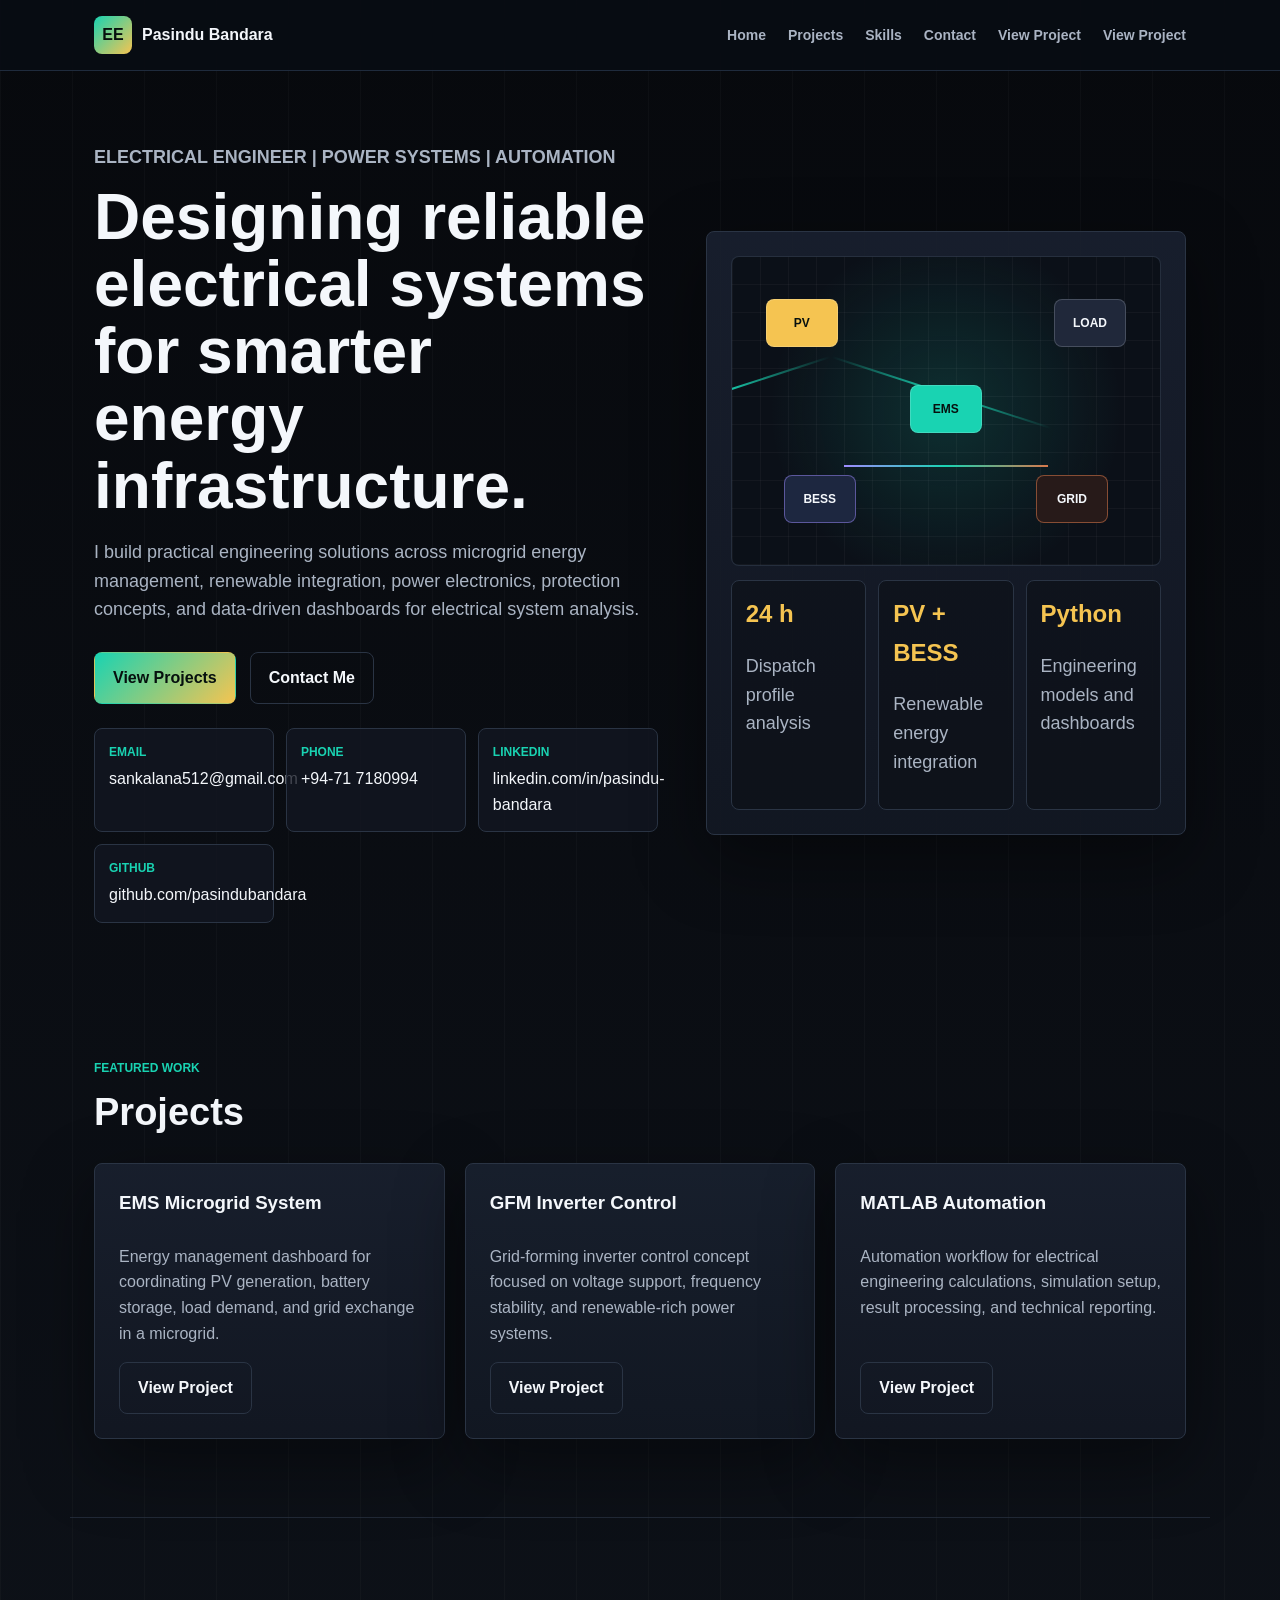
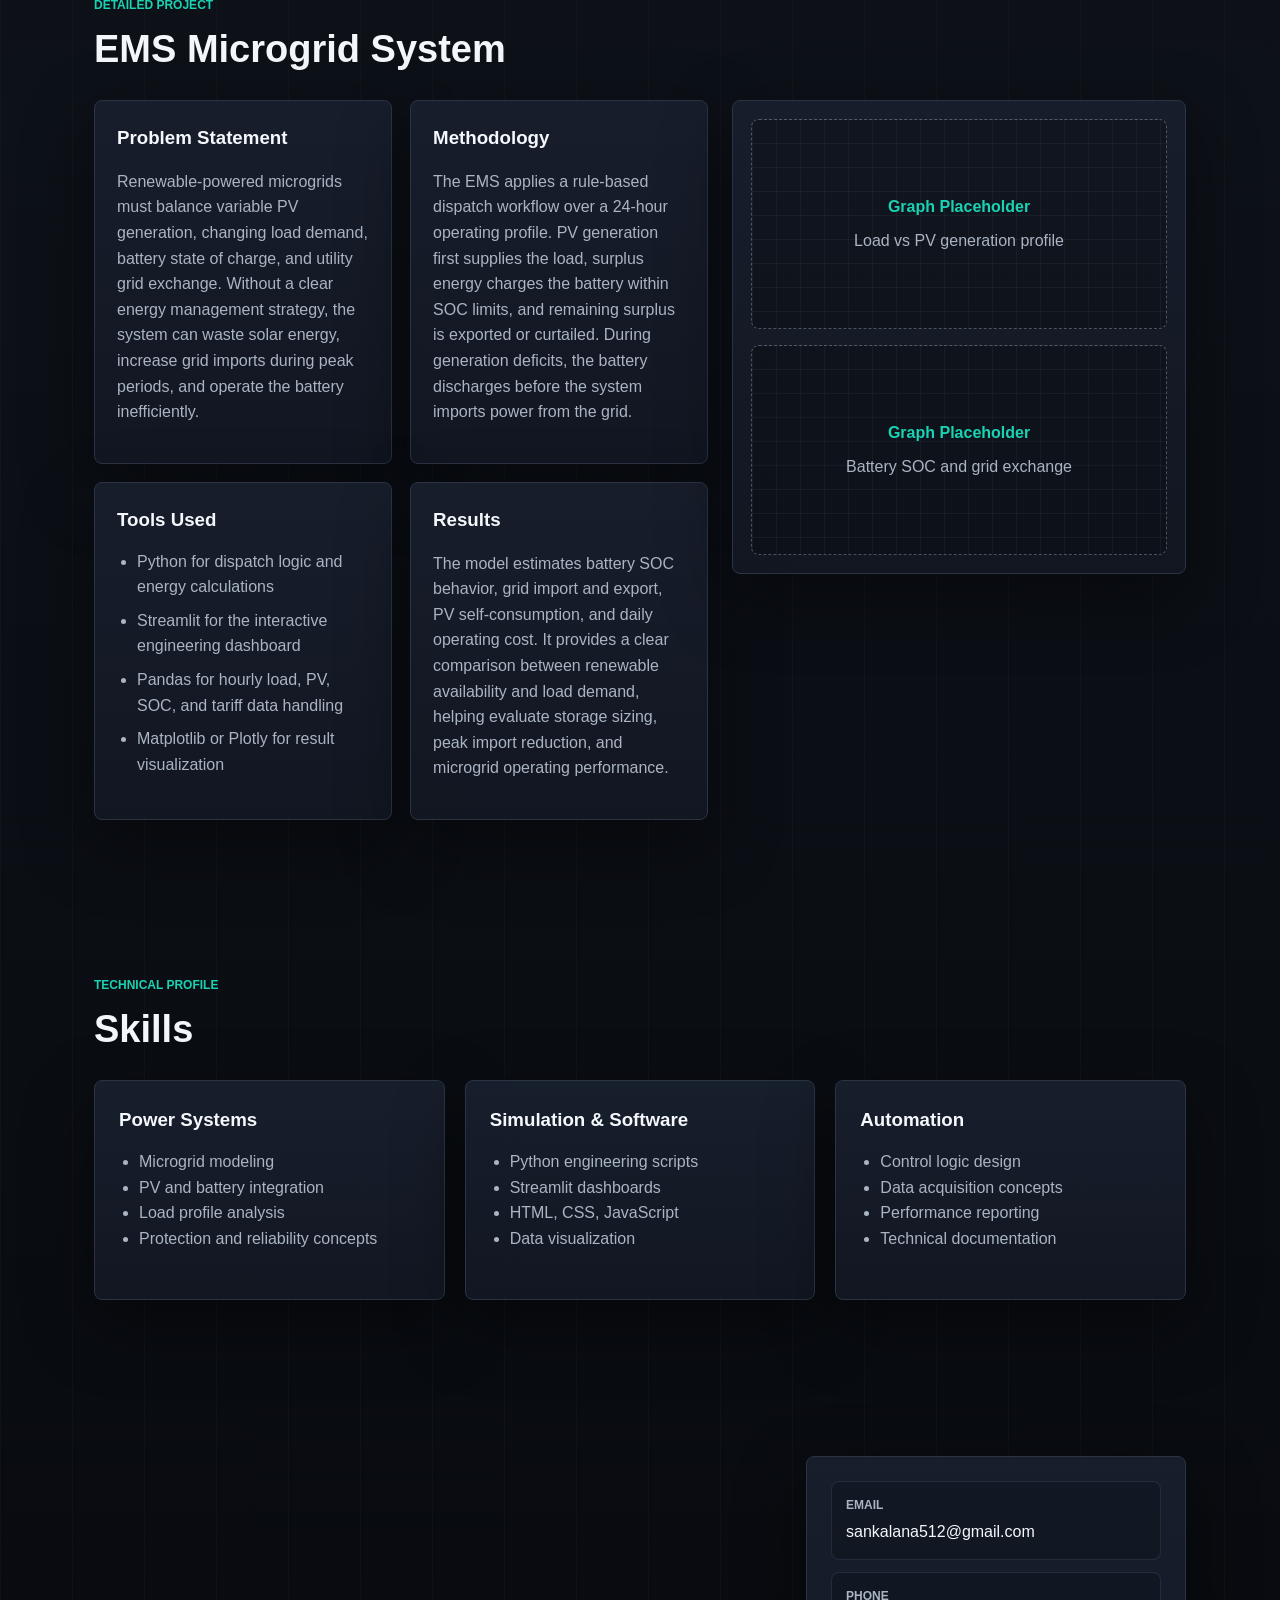
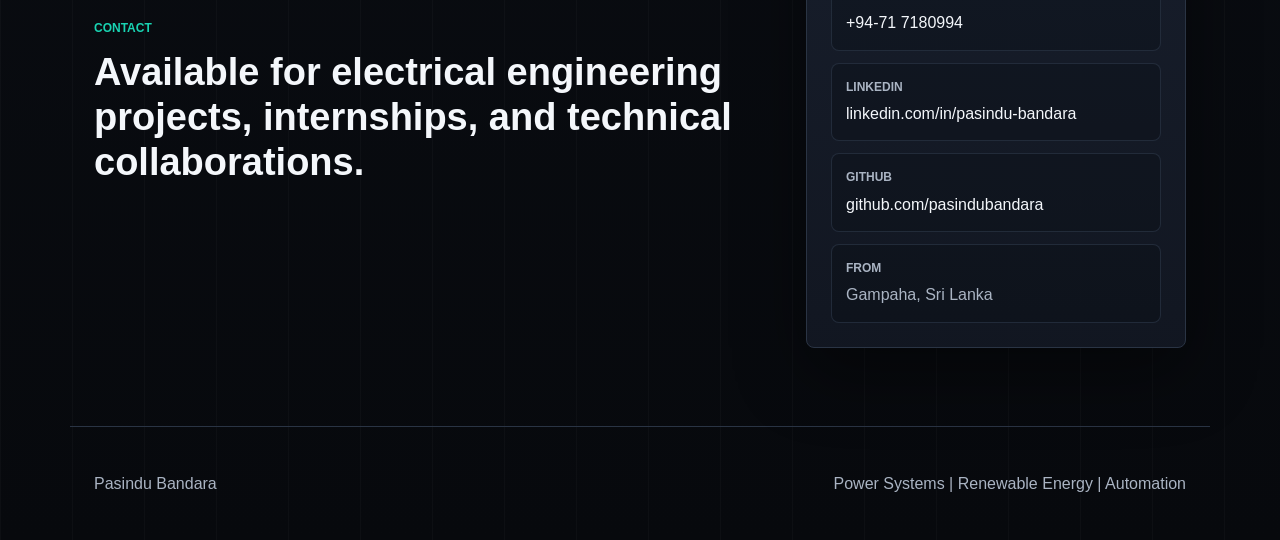
<file: index.html>
<!DOCTYPE html>
<html lang="en">
<head>
  <meta charset="UTF-8">
  <meta name="viewport" content="width=device-width, initial-scale=1.0">
  <title>Pasindu Bandara | Electrical Engineer Portfolio</title>
  <link rel="stylesheet" href="style.css">
</head>
<body>
  <header class="site-header">
    <nav class="nav">
      <a class="brand" href="#home">
        <span class="brand-mark">EE</span>
        <span>Pasindu Bandara</span>
      </a>
      <button class="nav-toggle" type="button" aria-label="Open navigation">
        <span></span>
        <span></span>
        <span></span>
      </button>
      <div class="nav-links">
        <a href="#home">Home</a>
        <a href="#projects">Projects</a>
        <a href="#skills">Skills</a>
        <a href="#contact">Contact</a>
        <a href="ems.html">View Project</a>
        <a href="gfm.html" class="btn">View Project</a>
      </div>
    </nav>
  </header>

  <main>
    <section class="hero" id="home">
      <div class="hero-content">
        <p class="eyebrow">Electrical Engineer | Power Systems | Automation</p>
        <h1>Designing reliable electrical systems for smarter energy infrastructure.</h1>
        <p>
          I build practical engineering solutions across microgrid energy
          management, renewable integration, power electronics, protection
          concepts, and data-driven dashboards for electrical system analysis.
        </p>
        <div class="hero-actions">
          <a class="button primary" href="#projects">View Projects</a>
          <a class="button secondary" href="#contact">Contact Me</a>
        </div>
        <div class="quick-contact" aria-label="Quick contact links">
          <a href="mailto:sankalana512@gmail.com">
            <span>Email</span>
            sankalana512@gmail.com
          </a>
          <a href="tel:+94717180994">
            <span>Phone</span>
            +94-71 7180994
          </a>
          <a href="https://www.linkedin.com/in/pasindu-bandara" target="_blank" rel="noopener">
            <span>LinkedIn</span>
            linkedin.com/in/pasindu-bandara
          </a>
          <a href="https://github.com/pasindubandara" target="_blank" rel="noopener">
            <span>GitHub</span>
            github.com/pasindubandara
          </a>
        </div>
      </div>

      <aside class="hero-visual" aria-label="Electrical engineering system overview">
        <div class="scope-grid">
          <span class="node node-source">PV</span>
          <span class="trace trace-a"></span>
          <span class="node node-control">EMS</span>
          <span class="trace trace-b"></span>
          <span class="node node-load">LOAD</span>
          <span class="node node-storage">BESS</span>
          <span class="trace trace-c"></span>
          <span class="node node-grid">GRID</span>
        </div>
        <div class="system-readout">
          <div>
            <span class="metric">24 h</span>
            <p>Dispatch profile analysis</p>
          </div>
          <div>
            <span class="metric">PV + BESS</span>
            <p>Renewable energy integration</p>
          </div>
          <div>
            <span class="metric">Python</span>
            <p>Engineering models and dashboards</p>
          </div>
        </div>
      </aside>
    </section>

    <section class="section" id="projects">
      <div class="section-heading">
        <p class="eyebrow">Featured Work</p>
        <h2>Projects</h2>
      </div>
      <div class="project-preview">
        <article class="card">
          <h3>EMS Microgrid System</h3>
          <p>
            Energy management dashboard for coordinating PV generation, battery
            storage, load demand, and grid exchange in a microgrid.
          </p>
          <a class="button secondary" href="projects.html">View Project</a>
        </article>
        <article class="card">
          <h3>GFM Inverter Control</h3>
          <p>
            Grid-forming inverter control concept focused on voltage support,
            frequency stability, and renewable-rich power systems.
          </p>
          <a class="button secondary" href="projects.html">View Project</a>
        </article>
        <article class="card">
          <h3>MATLAB Automation</h3>
          <p>
            Automation workflow for electrical engineering calculations,
            simulation setup, result processing, and technical reporting.
          </p>
          <a class="button secondary" href="projects.html">View Project</a>
        </article>
      </div>
    </section>

    <section class="section project-detail" id="ems-microgrid">
      <div class="section-heading">
        <p class="eyebrow">Detailed Project</p>
        <h2>EMS Microgrid System</h2>
      </div>

      <div class="detail-layout">
        <div class="detail-content">
          <article class="detail-block">
            <h3>Problem Statement</h3>
            <p>
              Renewable-powered microgrids must balance variable PV generation,
              changing load demand, battery state of charge, and utility grid
              exchange. Without a clear energy management strategy, the system
              can waste solar energy, increase grid imports during peak periods,
              and operate the battery inefficiently.
            </p>
          </article>

          <article class="detail-block">
            <h3>Methodology</h3>
            <p>
              The EMS applies a rule-based dispatch workflow over a 24-hour
              operating profile. PV generation first supplies the load, surplus
              energy charges the battery within SOC limits, and remaining
              surplus is exported or curtailed. During generation deficits, the
              battery discharges before the system imports power from the grid.
            </p>
          </article>

          <article class="detail-block">
            <h3>Tools Used</h3>
            <ul class="tool-list">
              <li>Python for dispatch logic and energy calculations</li>
              <li>Streamlit for the interactive engineering dashboard</li>
              <li>Pandas for hourly load, PV, SOC, and tariff data handling</li>
              <li>Matplotlib or Plotly for result visualization</li>
            </ul>
          </article>

          <article class="detail-block">
            <h3>Results</h3>
            <p>
              The model estimates battery SOC behavior, grid import and export,
              PV self-consumption, and daily operating cost. It provides a clear
              comparison between renewable availability and load demand, helping
              evaluate storage sizing, peak import reduction, and microgrid
              operating performance.
            </p>
          </article>
        </div>

        <aside class="graph-panel" aria-label="Graph placeholders">
          <div class="graph-placeholder">
            <span>Graph Placeholder</span>
            <p>Load vs PV generation profile</p>
          </div>
          <div class="graph-placeholder">
            <span>Graph Placeholder</span>
            <p>Battery SOC and grid exchange</p>
          </div>
        </aside>
      </div>
    </section>

    <section class="section" id="skills">
      <div class="section-heading">
        <p class="eyebrow">Technical Profile</p>
        <h2>Skills</h2>
      </div>
      <div class="skills-grid">
        <div class="skill-group">
          <h3>Power Systems</h3>
          <ul>
            <li>Microgrid modeling</li>
            <li>PV and battery integration</li>
            <li>Load profile analysis</li>
            <li>Protection and reliability concepts</li>
          </ul>
        </div>
        <div class="skill-group">
          <h3>Simulation & Software</h3>
          <ul>
            <li>Python engineering scripts</li>
            <li>Streamlit dashboards</li>
            <li>HTML, CSS, JavaScript</li>
            <li>Data visualization</li>
          </ul>
        </div>
        <div class="skill-group">
          <h3>Automation</h3>
          <ul>
            <li>Control logic design</li>
            <li>Data acquisition concepts</li>
            <li>Performance reporting</li>
            <li>Technical documentation</li>
          </ul>
        </div>
      </div>
    </section>

    <section class="section contact-section" id="contact">
      <div>
        <p class="eyebrow">Contact</p>
        <h2>Available for electrical engineering projects, internships, and technical collaborations.</h2>
      </div>
      <div class="contact-card">
        <a href="mailto:sankalana512@gmail.com">
          <span class="contact-label">Email</span>
          sankalana512@gmail.com
        </a>
        <a href="tel:+94717180994">
          <span class="contact-label">Phone</span>
          +94-71 7180994
        </a>
        <a href="https://www.linkedin.com/in/pasindu-bandara" target="_blank" rel="noopener">
          <span class="contact-label">LinkedIn</span>
          linkedin.com/in/pasindu-bandara
        </a>
        <a href="https://github.com/pasindubandara" target="_blank" rel="noopener">
          <span class="contact-label">GitHub</span>
          github.com/pasindubandara
        </a>
        <span class="contact-location">
          <span class="contact-label">From</span>
          Gampaha, Sri Lanka
        </span>
      </div>
    </section>
  </main>

  <footer class="footer">
    <p>Pasindu Bandara</p>
    <p>Power Systems | Renewable Energy | Automation</p>
  </footer>

  <script src="script.js"></script>
</body>
</html>
</file>
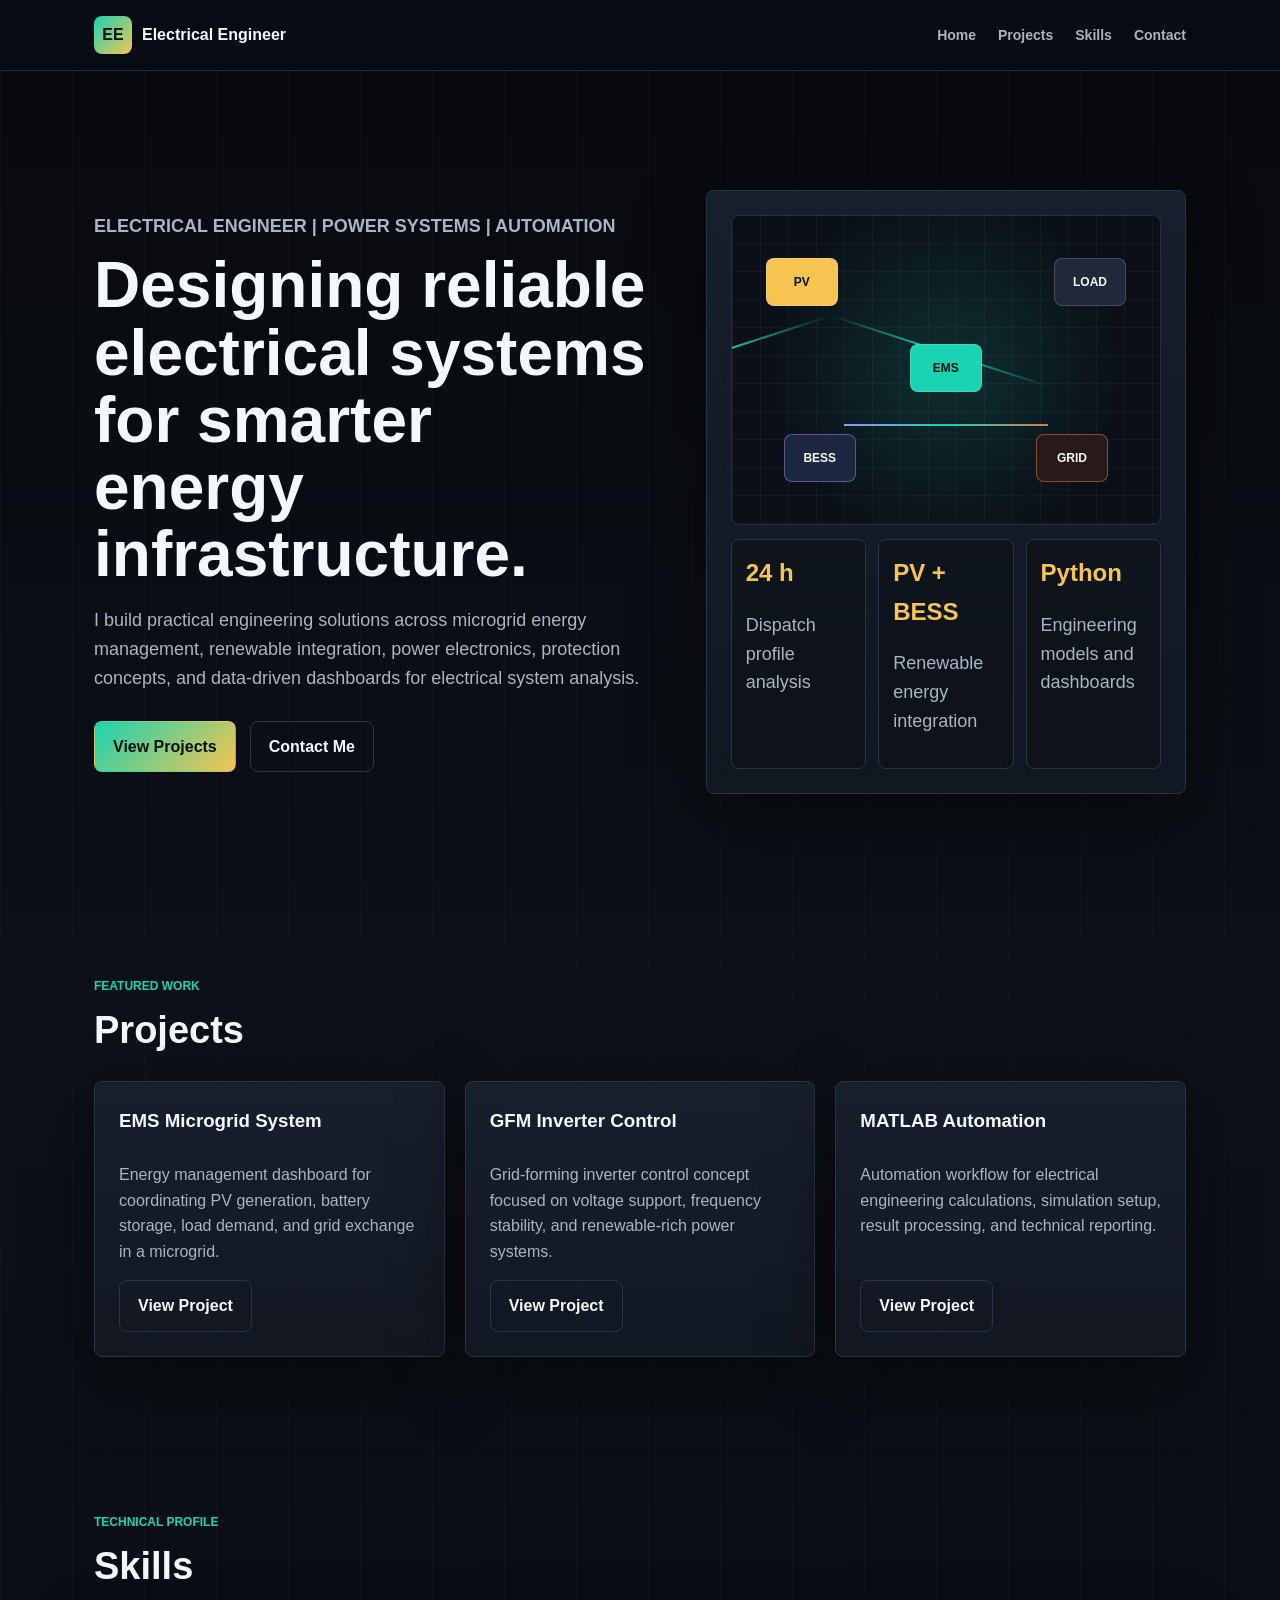
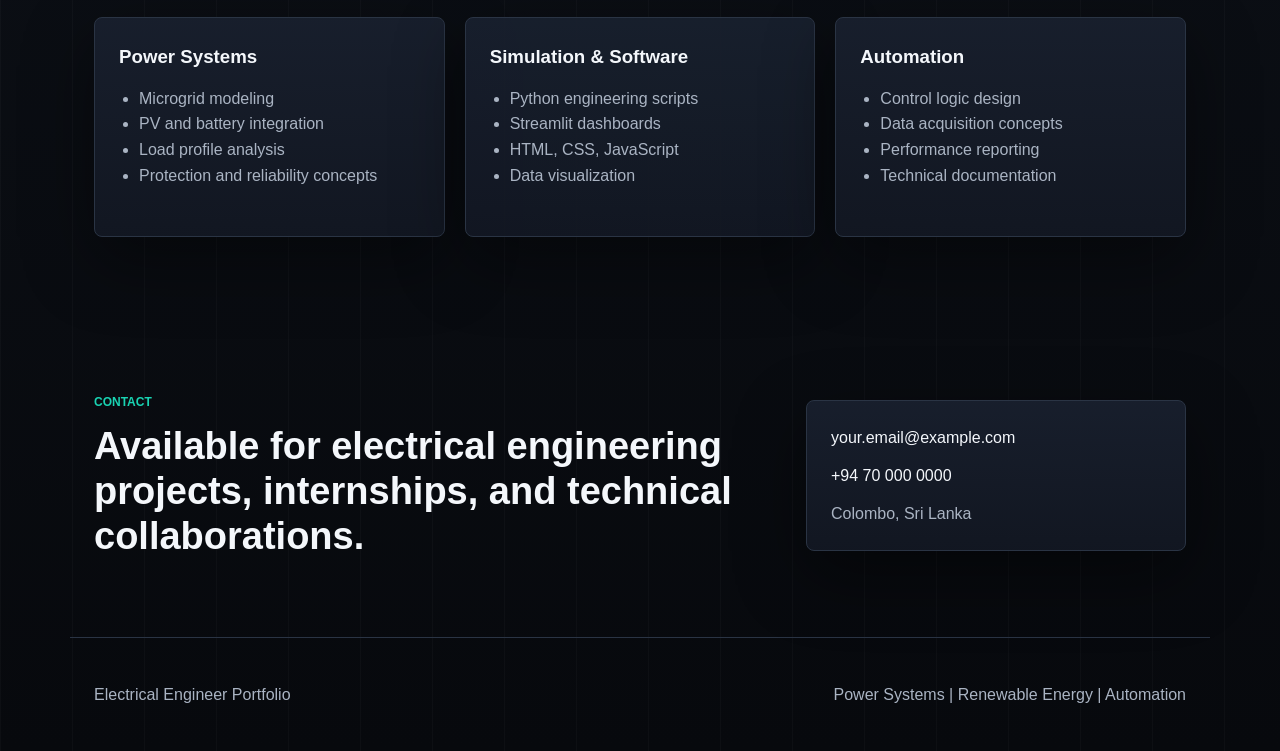
<file: website/index.html>
<!DOCTYPE html>
<html lang="en">
<head>
  <meta charset="UTF-8">
  <meta name="viewport" content="width=device-width, initial-scale=1.0">
  <title>Electrical Engineer Portfolio</title>
  <link rel="stylesheet" href="style.css">
</head>
<body>
  <header class="site-header">
    <nav class="nav">
      <a class="brand" href="#home">
        <span class="brand-mark">EE</span>
        <span>Electrical Engineer</span>
      </a>
      <button class="nav-toggle" type="button" aria-label="Open navigation">
        <span></span>
        <span></span>
        <span></span>
      </button>
      <div class="nav-links">
        <a href="#home">Home</a>
        <a href="#projects">Projects</a>
        <a href="#skills">Skills</a>
        <a href="#contact">Contact</a>
      </div>
    </nav>
  </header>

  <main>
    <section class="hero" id="home">
      <div class="hero-content">
        <p class="eyebrow">Electrical Engineer | Power Systems | Automation</p>
        <h1>Designing reliable electrical systems for smarter energy infrastructure.</h1>
        <p>
          I build practical engineering solutions across microgrid energy
          management, renewable integration, power electronics, protection
          concepts, and data-driven dashboards for electrical system analysis.
        </p>
        <div class="hero-actions">
          <a class="button primary" href="#projects">View Projects</a>
          <a class="button secondary" href="#contact">Contact Me</a>
        </div>
      </div>

      <aside class="hero-visual" aria-label="Electrical engineering system overview">
        <div class="scope-grid">
          <span class="node node-source">PV</span>
          <span class="trace trace-a"></span>
          <span class="node node-control">EMS</span>
          <span class="trace trace-b"></span>
          <span class="node node-load">LOAD</span>
          <span class="node node-storage">BESS</span>
          <span class="trace trace-c"></span>
          <span class="node node-grid">GRID</span>
        </div>
        <div class="system-readout">
          <div>
            <span class="metric">24 h</span>
            <p>Dispatch profile analysis</p>
          </div>
          <div>
            <span class="metric">PV + BESS</span>
            <p>Renewable energy integration</p>
          </div>
          <div>
            <span class="metric">Python</span>
            <p>Engineering models and dashboards</p>
          </div>
        </div>
      </aside>
    </section>

    <section class="section" id="projects">
      <div class="section-heading">
        <p class="eyebrow">Featured Work</p>
        <h2>Projects</h2>
      </div>
      <div class="project-preview">
        <article class="card">
          <h3>EMS Microgrid System</h3>
          <p>
            Energy management dashboard for coordinating PV generation, battery
            storage, load demand, and grid exchange in a microgrid.
          </p>
          <a class="button secondary" href="microgrid-ems.html">View Project</a>
        </article>
        <article class="card">
          <h3>GFM Inverter Control</h3>
          <p>
            Grid-forming inverter control concept focused on voltage support,
            frequency stability, and renewable-rich power systems.
          </p>
          <a class="button secondary" href="gfm.html">View Project</a>
        </article>
        <article class="card">
          <h3>MATLAB Automation</h3>
          <p>
            Automation workflow for electrical engineering calculations,
            simulation setup, result processing, and technical reporting.
          </p>
          <a class="button secondary" href="matlab.html">View Project</a>
        </article>
      </div>
    </section>

    <section class="section" id="skills">
      <div class="section-heading">
        <p class="eyebrow">Technical Profile</p>
        <h2>Skills</h2>
      </div>
      <div class="skills-grid">
        <div class="skill-group">
          <h3>Power Systems</h3>
          <ul>
            <li>Microgrid modeling</li>
            <li>PV and battery integration</li>
            <li>Load profile analysis</li>
            <li>Protection and reliability concepts</li>
          </ul>
        </div>
        <div class="skill-group">
          <h3>Simulation & Software</h3>
          <ul>
            <li>Python engineering scripts</li>
            <li>Streamlit dashboards</li>
            <li>HTML, CSS, JavaScript</li>
            <li>Data visualization</li>
          </ul>
        </div>
        <div class="skill-group">
          <h3>Automation</h3>
          <ul>
            <li>Control logic design</li>
            <li>Data acquisition concepts</li>
            <li>Performance reporting</li>
            <li>Technical documentation</li>
          </ul>
        </div>
      </div>
    </section>

    <section class="section contact-section" id="contact">
      <div>
        <p class="eyebrow">Contact</p>
        <h2>Available for electrical engineering projects, internships, and technical collaborations.</h2>
      </div>
      <div class="contact-card">
        <a href="mailto:your.email@example.com">your.email@example.com</a>
        <a href="tel:+94700000000">+94 70 000 0000</a>
        <span>Colombo, Sri Lanka</span>
      </div>
    </section>
  </main>

  <footer class="footer">
    <p>Electrical Engineer Portfolio</p>
    <p>Power Systems | Renewable Energy | Automation</p>
  </footer>

  <script src="script.js"></script>
</body>
</html>
</file>
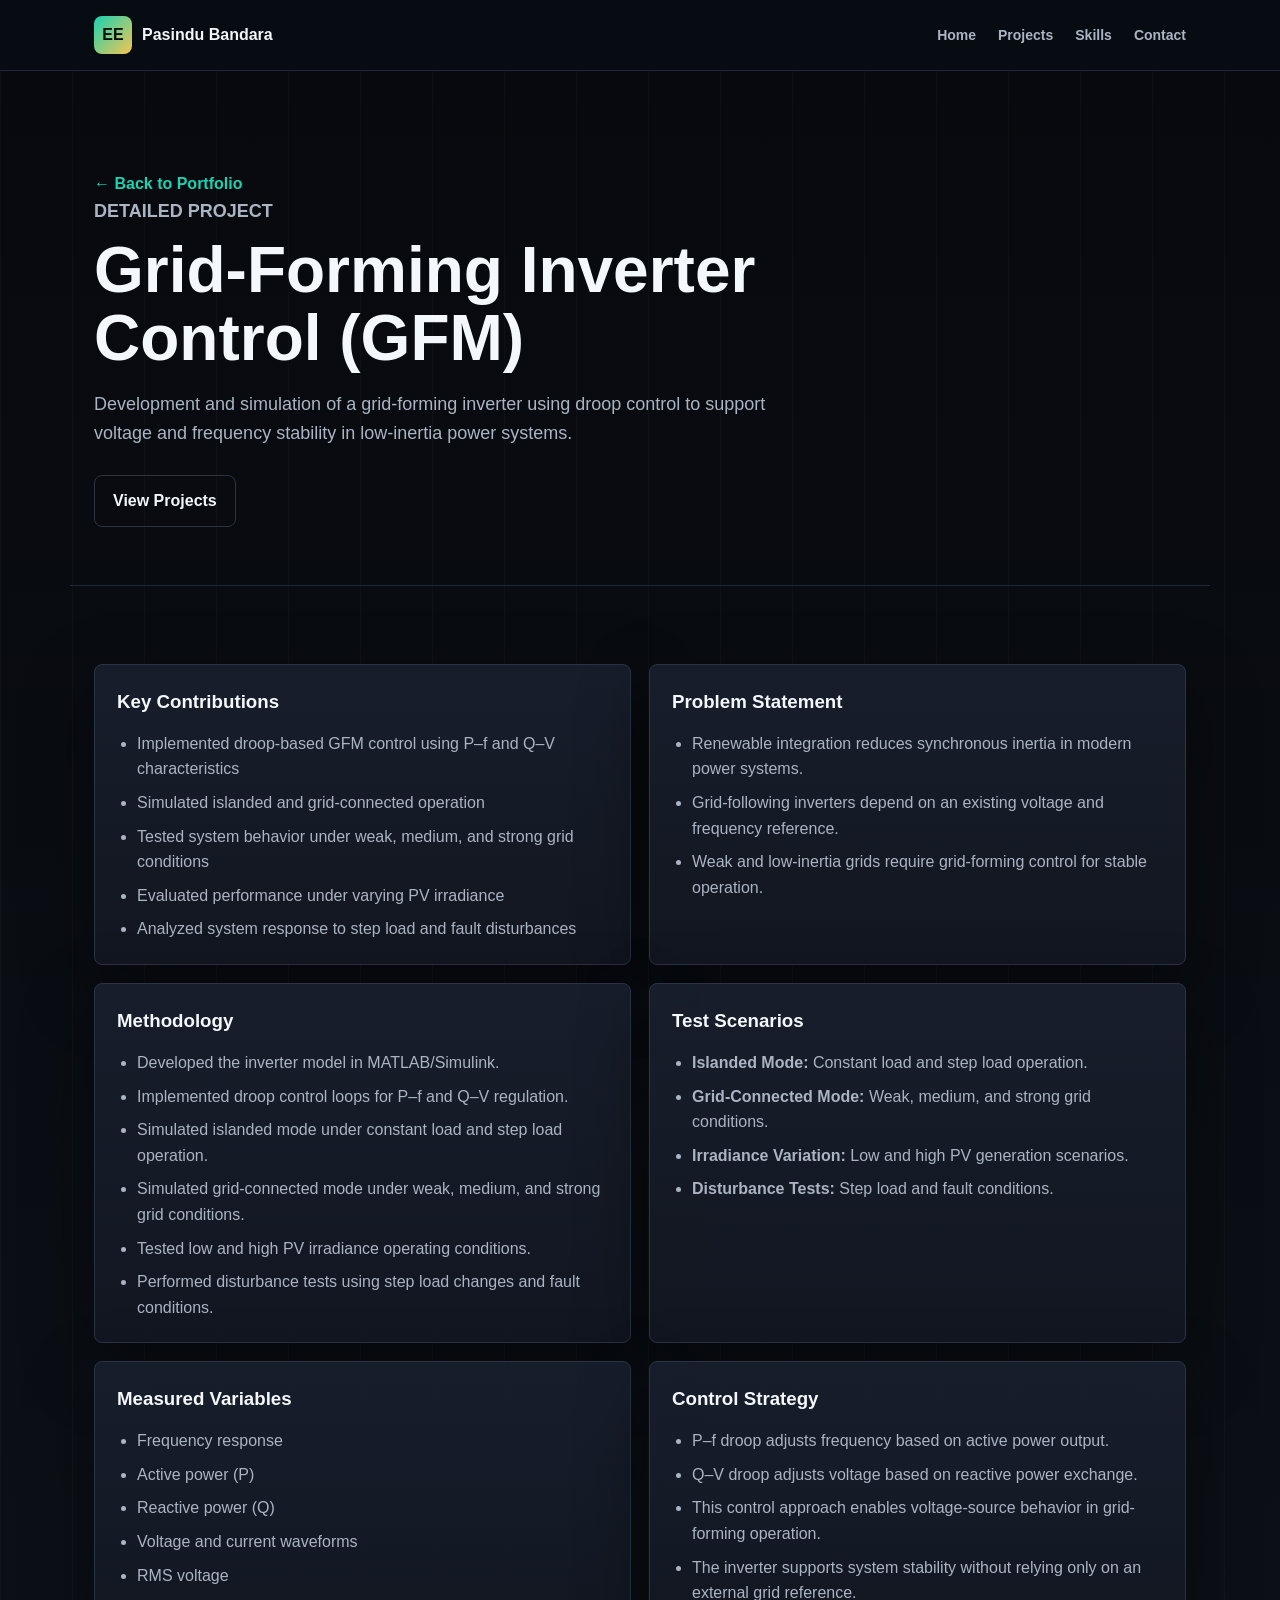
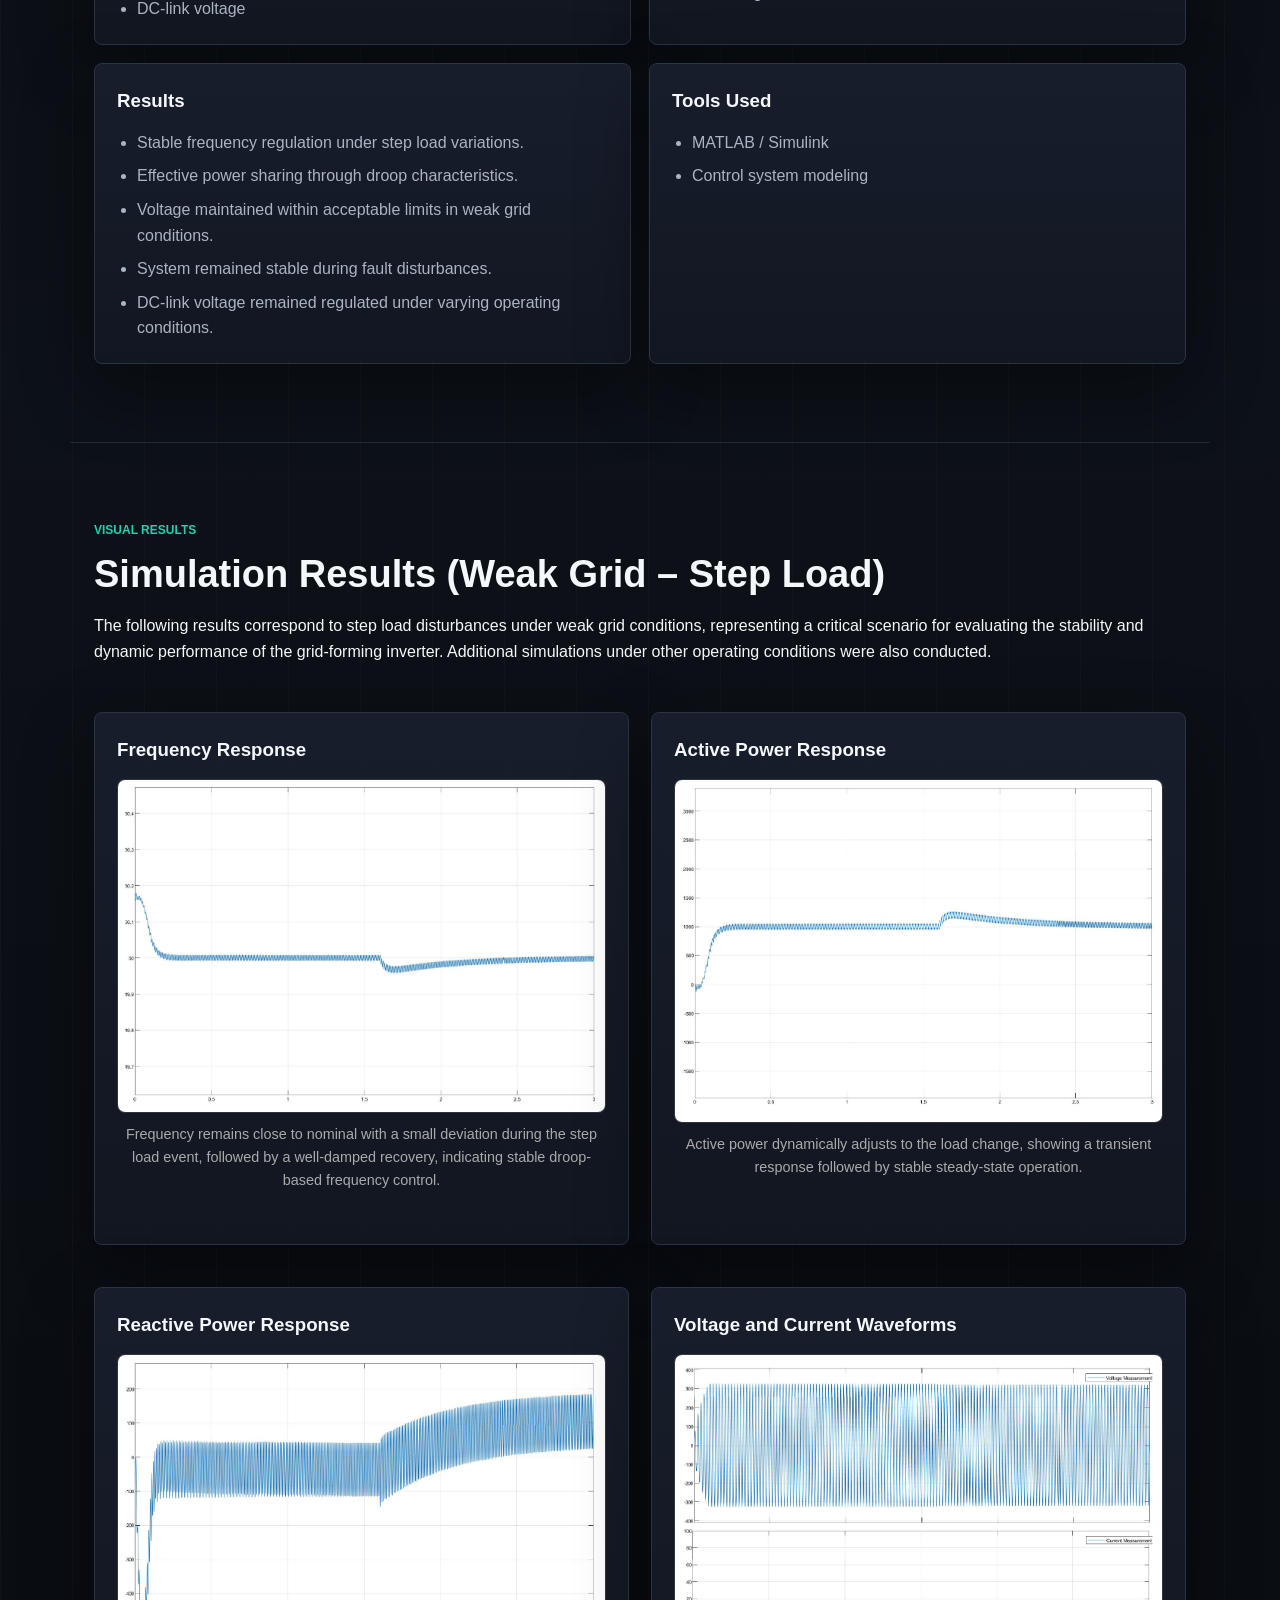
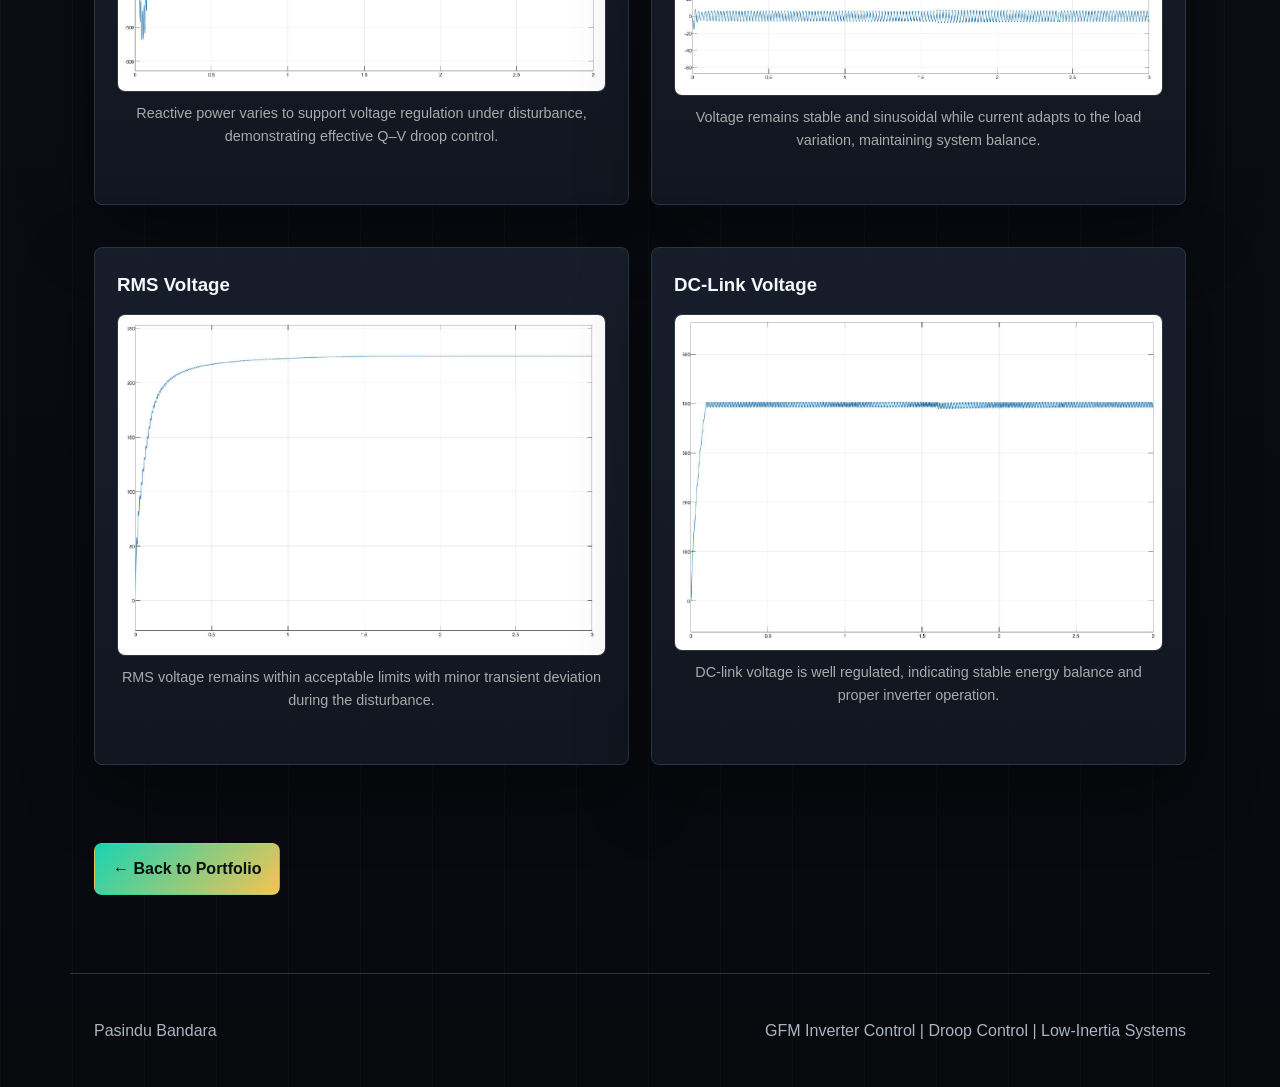
<file: gfm.html>
<!DOCTYPE html>
<html lang="en">
<head>
  <meta charset="UTF-8">
  <meta name="viewport" content="width=device-width, initial-scale=1.0">
  <title>Grid-Forming Inverter Control (GFM) | Pasindu Bandara</title>
  <link rel="stylesheet" href="style.css">
</head>
<body>
  <header class="site-header">
    <nav class="nav">
      <a class="brand" href="index.html#home">
        <span class="brand-mark">EE</span>
        <span>Pasindu Bandara</span>
      </a>
      <button class="nav-toggle" type="button" aria-label="Open navigation">
        <span></span>
        <span></span>
        <span></span>
      </button>
      <div class="nav-links">
        <a href="index.html#home">Home</a>
        <a href="index.html#projects">Projects</a>
        <a href="index.html#skills">Skills</a>
        <a href="index.html#contact">Contact</a>
      </div>
    </nav>
  </header>

  <main>
    <section class="page-hero project-page-hero">
      <a class="text-link" href="index.html">&larr; Back to Portfolio</a>
      <p class="eyebrow">Detailed Project</p>
      <h1>Grid-Forming Inverter Control (GFM)</h1>
      <p>
        Development and simulation of a grid-forming inverter using droop
        control to support voltage and frequency stability in low-inertia power
        systems.
      </p>
      <div class="hero-actions">
        <a class="button secondary" href="index.html#projects">View Projects</a>
      </div>
    </section>

    <section class="section project-detail">
      <div class="detail-content project-detail-grid">
        <article class="detail-block">
          <h3>Key Contributions</h3>
          <ul class="tool-list">
            <li>Implemented droop-based GFM control using P&ndash;f and Q&ndash;V characteristics</li>
            <li>Simulated islanded and grid-connected operation</li>
            <li>Tested system behavior under weak, medium, and strong grid conditions</li>
            <li>Evaluated performance under varying PV irradiance</li>
            <li>Analyzed system response to step load and fault disturbances</li>
          </ul>
        </article>

        <article class="detail-block">
          <h3>Problem Statement</h3>
          <ul class="tool-list">
            <li>Renewable integration reduces synchronous inertia in modern power systems.</li>
            <li>Grid-following inverters depend on an existing voltage and frequency reference.</li>
            <li>Weak and low-inertia grids require grid-forming control for stable operation.</li>
          </ul>
        </article>

        <article class="detail-block">
          <h3>Methodology</h3>
          <ul class="tool-list">
            <li>Developed the inverter model in MATLAB/Simulink.</li>
            <li>Implemented droop control loops for P&ndash;f and Q&ndash;V regulation.</li>
            <li>Simulated islanded mode under constant load and step load operation.</li>
            <li>Simulated grid-connected mode under weak, medium, and strong grid conditions.</li>
            <li>Tested low and high PV irradiance operating conditions.</li>
            <li>Performed disturbance tests using step load changes and fault conditions.</li>
          </ul>
        </article>

        <article class="detail-block">
          <h3>Test Scenarios</h3>
          <ul class="tool-list">
            <li><strong>Islanded Mode:</strong> Constant load and step load operation.</li>
            <li><strong>Grid-Connected Mode:</strong> Weak, medium, and strong grid conditions.</li>
            <li><strong>Irradiance Variation:</strong> Low and high PV generation scenarios.</li>
            <li><strong>Disturbance Tests:</strong> Step load and fault conditions.</li>
          </ul>
        </article>

        <article class="detail-block">
          <h3>Measured Variables</h3>
          <ul class="tool-list">
            <li>Frequency response</li>
            <li>Active power (P)</li>
            <li>Reactive power (Q)</li>
            <li>Voltage and current waveforms</li>
            <li>RMS voltage</li>
            <li>DC-link voltage</li>
          </ul>
        </article>

        <article class="detail-block">
          <h3>Control Strategy</h3>
          <ul class="tool-list">
            <li>P&ndash;f droop adjusts frequency based on active power output.</li>
            <li>Q&ndash;V droop adjusts voltage based on reactive power exchange.</li>
            <li>This control approach enables voltage-source behavior in grid-forming operation.</li>
            <li>The inverter supports system stability without relying only on an external grid reference.</li>
          </ul>
        </article>

        <article class="detail-block">
          <h3>Results</h3>
          <ul class="tool-list">
            <li>Stable frequency regulation under step load variations.</li>
            <li>Effective power sharing through droop characteristics.</li>
            <li>Voltage maintained within acceptable limits in weak grid conditions.</li>
            <li>System remained stable during fault disturbances.</li>
            <li>DC-link voltage remained regulated under varying operating conditions.</li>
          </ul>
        </article>

        <article class="detail-block">
          <h3>Tools Used</h3>
          <ul class="tool-list">
            <li>MATLAB / Simulink</li>
            <li>Control system modeling</li>
          </ul>
        </article>
      </div>
    </section>

    <section class="section simulation-results">
      <div class="section-heading">
        <p class="eyebrow">Visual Results</p>
        <h2>Simulation Results (Weak Grid &ndash; Step Load)</h2>
        <p>
          The following results correspond to step load disturbances under weak
          grid conditions, representing a critical scenario for evaluating the
          stability and dynamic performance of the grid-forming inverter.
          Additional simulations under other operating conditions were also
          conducted.
        </p>
      </div>

      <div class="plots-grid">
        <div class="plot-container">
          <h3>Frequency Response</h3>
          <img src="results/frequency.png" alt="Frequency response under weak grid step load" class="plot-img">
          <p class="caption">
            Frequency remains close to nominal with a small deviation during the step load event, followed by a well-damped recovery, indicating stable droop-based frequency control.
          </p>
        </div>

        <div class="plot-container">
          <h3>Active Power Response</h3>
          <img src="results/power.png" alt="Active power response under weak grid step load" class="plot-img">
          <p class="caption">
            Active power dynamically adjusts to the load change, showing a transient response followed by stable steady-state operation.
          </p>
        </div>

        <div class="plot-container">
          <h3>Reactive Power Response</h3>
          <img src="results/reactive.png" alt="Reactive power response under weak grid step load" class="plot-img">
          <p class="caption">
            Reactive power varies to support voltage regulation under disturbance, demonstrating effective Q&ndash;V droop control.
          </p>
        </div>

        <div class="plot-container">
          <h3>Voltage and Current Waveforms</h3>
          <img src="results/vi.png" alt="Voltage and current waveforms under weak grid step load" class="plot-img">
          <p class="caption">
            Voltage remains stable and sinusoidal while current adapts to the load variation, maintaining system balance.
          </p>
        </div>

        <div class="plot-container">
          <h3>RMS Voltage</h3>
          <img src="results/rms.png" alt="RMS voltage under weak grid step load" class="plot-img">
          <p class="caption">
            RMS voltage remains within acceptable limits with minor transient deviation during the disturbance.
          </p>
        </div>

        <div class="plot-container">
          <h3>DC-Link Voltage</h3>
          <img src="results/dclink.png" alt="DC-link voltage under weak grid step load" class="plot-img">
          <p class="caption">
            DC-link voltage is well regulated, indicating stable energy balance and proper inverter operation.
          </p>
        </div>
      </div>
    </section>

    <section class="section back-home-section">
      <a class="button primary" href="index.html">&larr; Back to Portfolio</a>
    </section>
  </main>

  <footer class="footer">
    <p>Pasindu Bandara</p>
    <p>GFM Inverter Control | Droop Control | Low-Inertia Systems</p>
  </footer>

  <script src="script.js"></script>
</body>
</html>
</file>
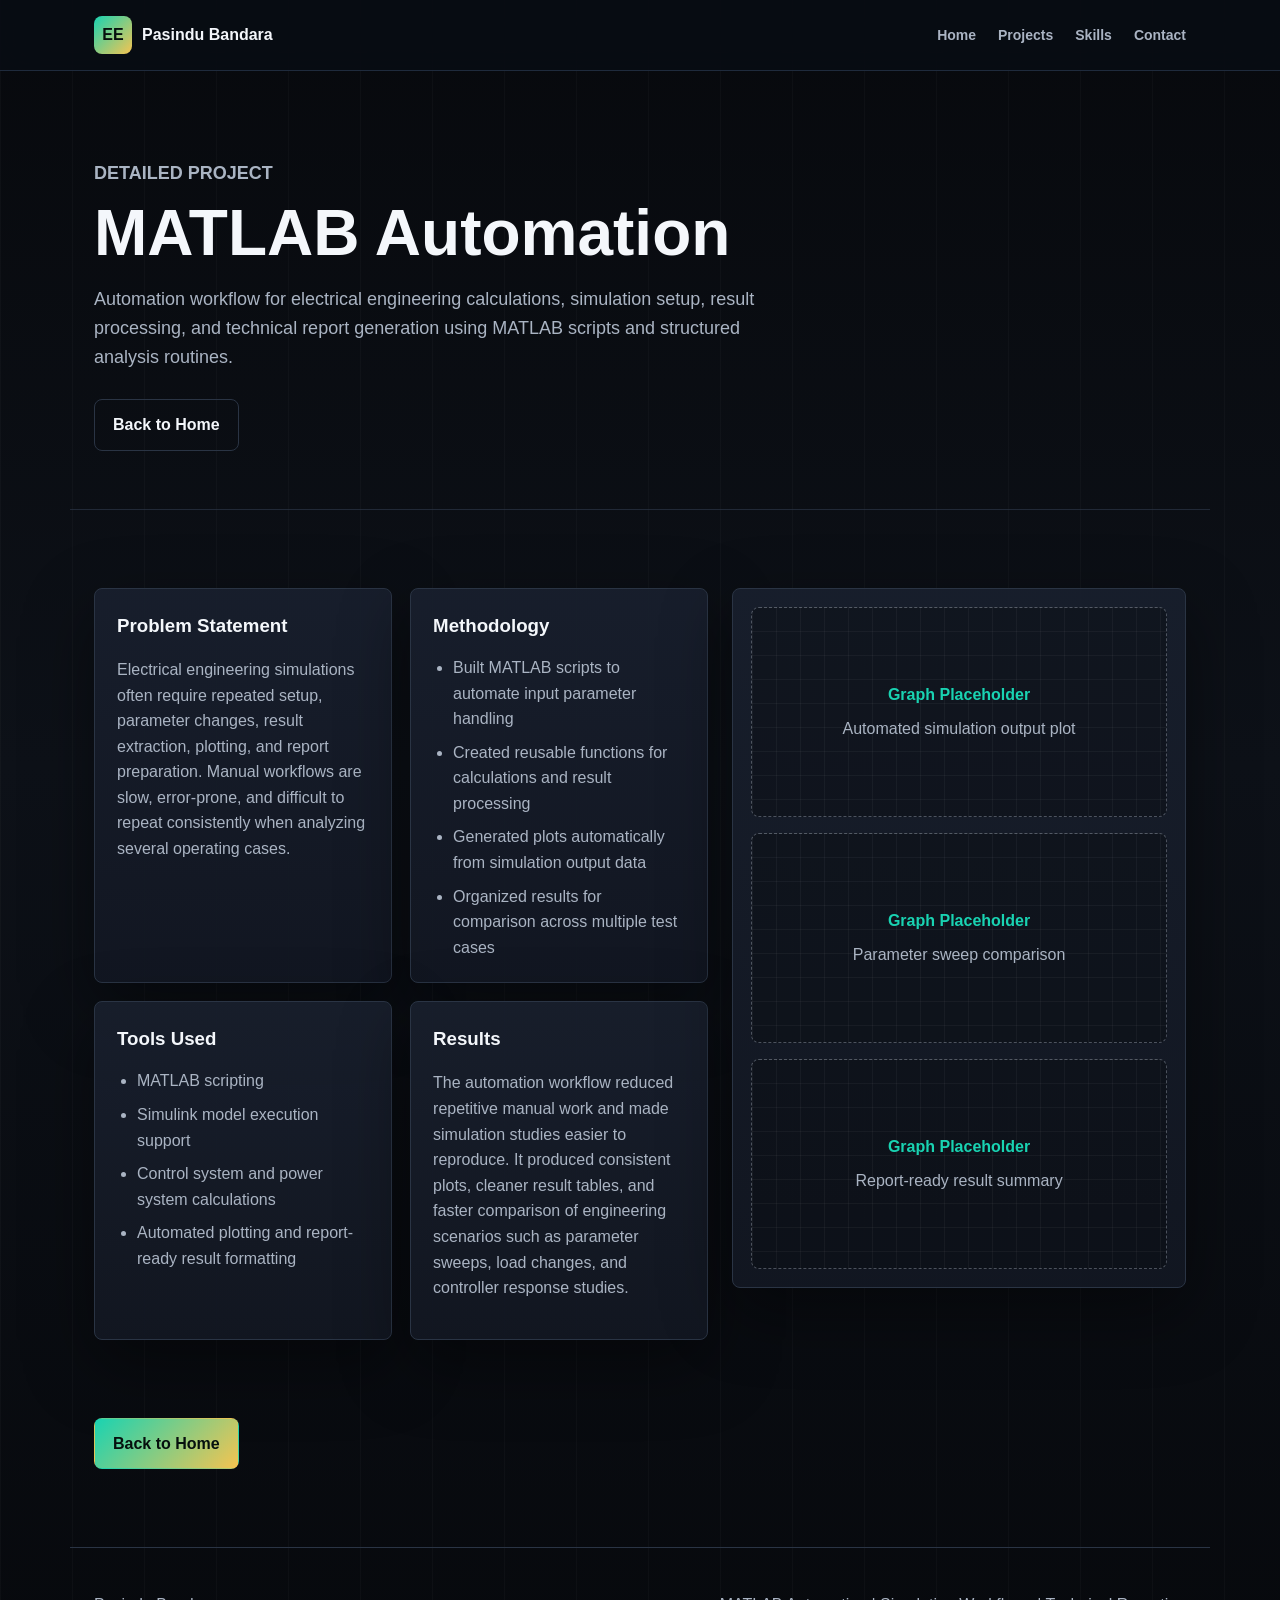
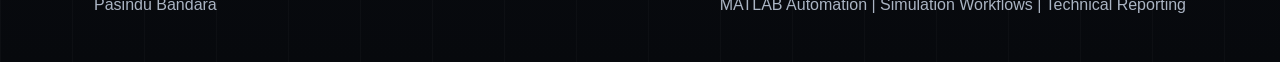
<file: matlab.html>
<!DOCTYPE html>
<html lang="en">
<head>
  <meta charset="UTF-8">
  <meta name="viewport" content="width=device-width, initial-scale=1.0">
  <title>MATLAB Automation | Pasindu Bandara</title>
  <link rel="stylesheet" href="style.css">
</head>
<body>
  <header class="site-header">
    <nav class="nav">
      <a class="brand" href="index.html#home">
        <span class="brand-mark">EE</span>
        <span>Pasindu Bandara</span>
      </a>
      <button class="nav-toggle" type="button" aria-label="Open navigation">
        <span></span>
        <span></span>
        <span></span>
      </button>
      <div class="nav-links">
        <a href="index.html#home">Home</a>
        <a href="index.html#projects">Projects</a>
        <a href="index.html#skills">Skills</a>
        <a href="index.html#contact">Contact</a>
      </div>
    </nav>
  </header>

  <main>
    <section class="page-hero project-page-hero">
      <p class="eyebrow">Detailed Project</p>
      <h1>MATLAB Automation</h1>
      <p>
        Automation workflow for electrical engineering calculations, simulation
        setup, result processing, and technical report generation using MATLAB
        scripts and structured analysis routines.
      </p>
      <div class="hero-actions">
        <a class="button secondary" href="index.html#projects">Back to Home</a>
      </div>
    </section>

    <section class="section project-detail">
      <div class="detail-layout">
        <div class="detail-content">
          <article class="detail-block">
            <h3>Problem Statement</h3>
            <p>
              Electrical engineering simulations often require repeated setup,
              parameter changes, result extraction, plotting, and report
              preparation. Manual workflows are slow, error-prone, and difficult
              to repeat consistently when analyzing several operating cases.
            </p>
          </article>

          <article class="detail-block">
            <h3>Methodology</h3>
            <ul class="tool-list">
              <li>Built MATLAB scripts to automate input parameter handling</li>
              <li>Created reusable functions for calculations and result processing</li>
              <li>Generated plots automatically from simulation output data</li>
              <li>Organized results for comparison across multiple test cases</li>
            </ul>
          </article>

          <article class="detail-block">
            <h3>Tools Used</h3>
            <ul class="tool-list">
              <li>MATLAB scripting</li>
              <li>Simulink model execution support</li>
              <li>Control system and power system calculations</li>
              <li>Automated plotting and report-ready result formatting</li>
            </ul>
          </article>

          <article class="detail-block">
            <h3>Results</h3>
            <p>
              The automation workflow reduced repetitive manual work and made
              simulation studies easier to reproduce. It produced consistent
              plots, cleaner result tables, and faster comparison of engineering
              scenarios such as parameter sweeps, load changes, and controller
              response studies.
            </p>
          </article>
        </div>

        <aside class="graph-panel" aria-label="MATLAB automation placeholders">
          <div class="graph-placeholder">
            <span>Graph Placeholder</span>
            <p>Automated simulation output plot</p>
          </div>
          <div class="graph-placeholder">
            <span>Graph Placeholder</span>
            <p>Parameter sweep comparison</p>
          </div>
          <div class="graph-placeholder">
            <span>Graph Placeholder</span>
            <p>Report-ready result summary</p>
          </div>
        </aside>
      </div>
    </section>

    <section class="section back-home-section">
      <a class="button primary" href="index.html#home">Back to Home</a>
    </section>
  </main>

  <footer class="footer">
    <p>Pasindu Bandara</p>
    <p>MATLAB Automation | Simulation Workflows | Technical Reporting</p>
  </footer>

  <script src="script.js"></script>
</body>
</html>
</file>
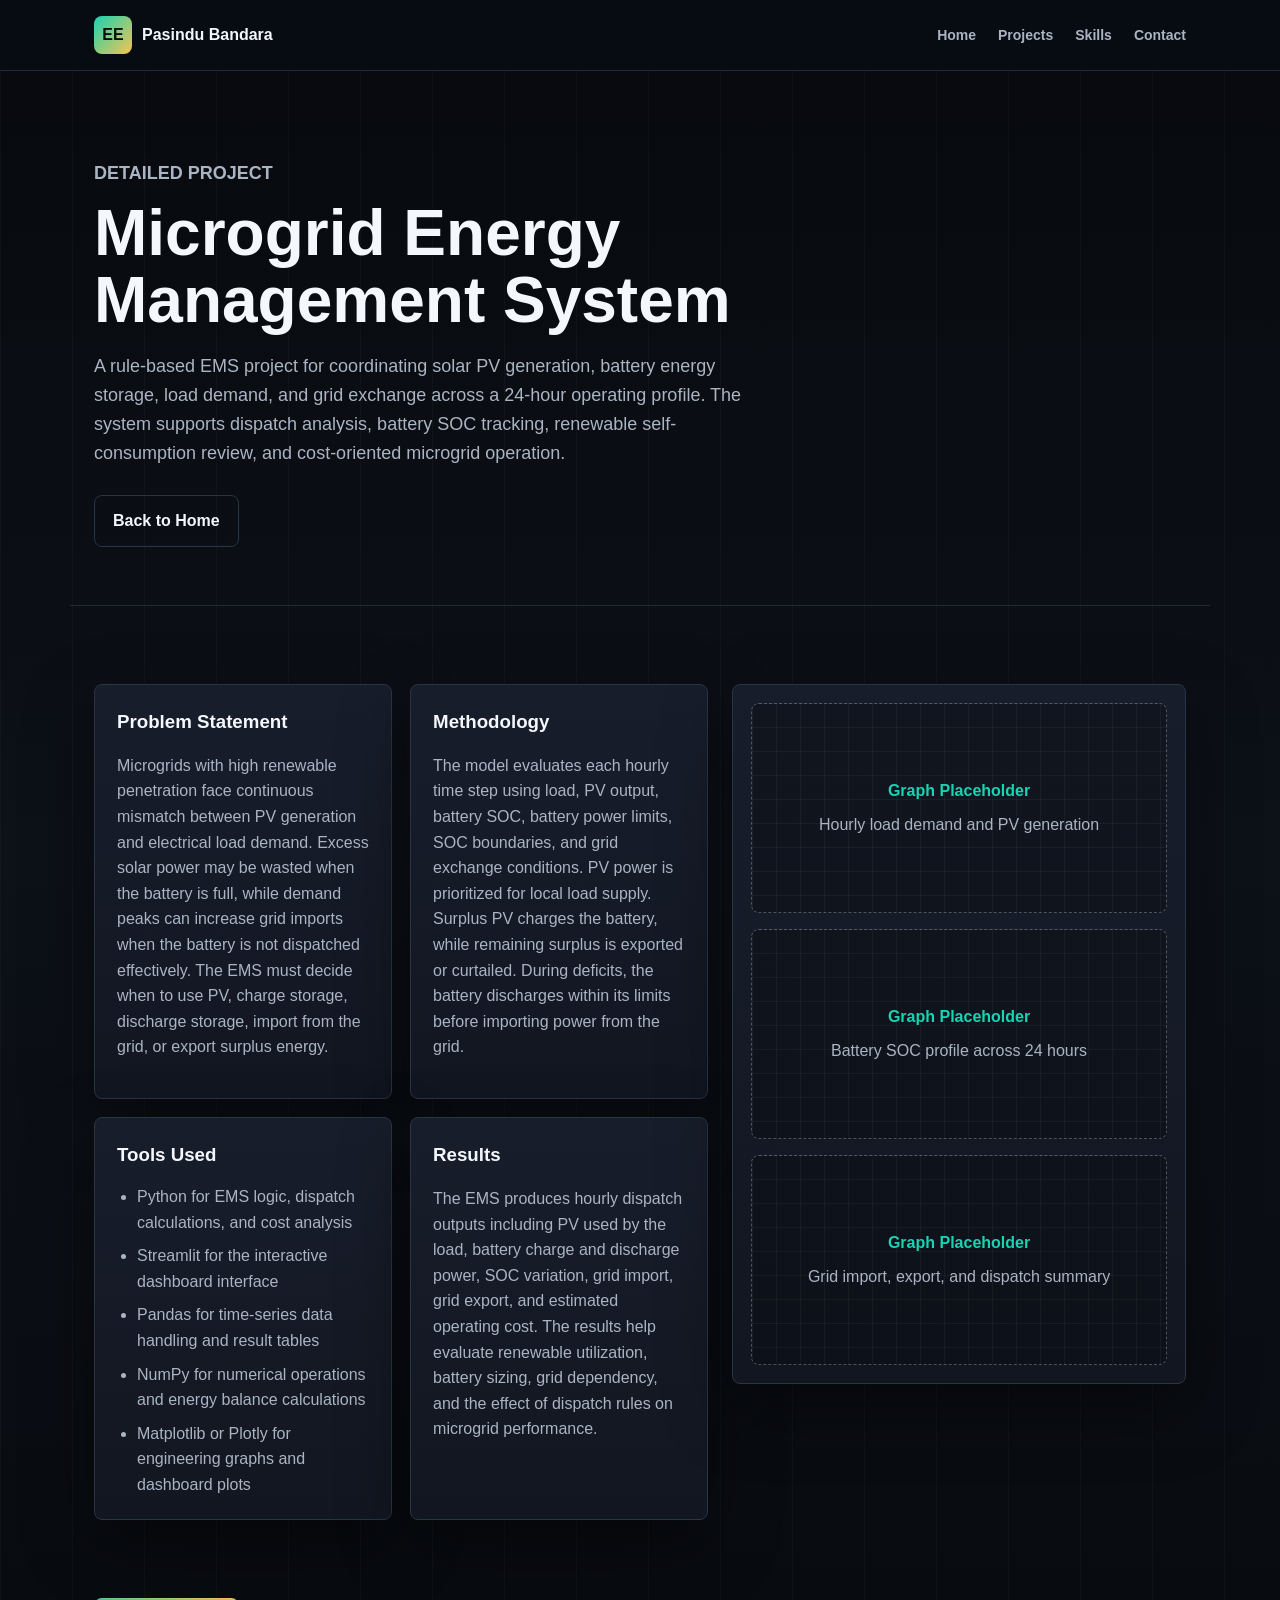
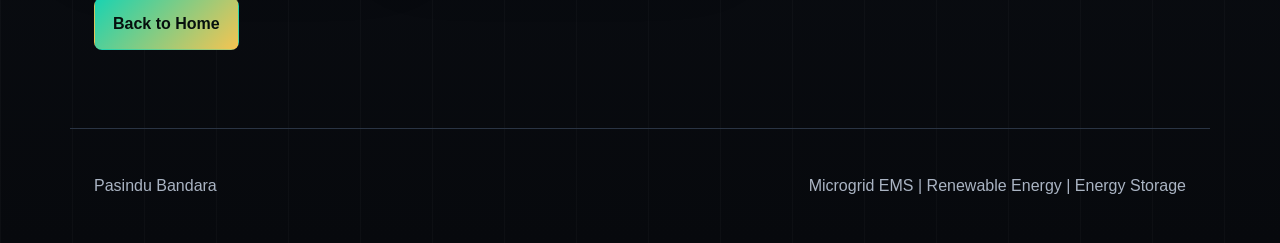
<file: microgrid-ems.html>
<!DOCTYPE html>
<html lang="en">
<head>
  <meta charset="UTF-8">
  <meta name="viewport" content="width=device-width, initial-scale=1.0">
  <title>Microgrid EMS System | Pasindu Bandara</title>
  <link rel="stylesheet" href="style.css">
</head>
<body>
  <header class="site-header">
    <nav class="nav">
      <a class="brand" href="index.html#home">
        <span class="brand-mark">EE</span>
        <span>Pasindu Bandara</span>
      </a>
      <button class="nav-toggle" type="button" aria-label="Open navigation">
        <span></span>
        <span></span>
        <span></span>
      </button>
      <div class="nav-links">
        <a href="index.html#home">Home</a>
        <a href="index.html#projects">Projects</a>
        <a href="index.html#skills">Skills</a>
        <a href="index.html#contact">Contact</a>
      </div>
    </nav>
  </header>

  <main>
    <section class="page-hero project-page-hero">
      <p class="eyebrow">Detailed Project</p>
      <h1>Microgrid Energy Management System</h1>
      <p>
        A rule-based EMS project for coordinating solar PV generation, battery
        energy storage, load demand, and grid exchange across a 24-hour
        operating profile. The system supports dispatch analysis, battery SOC
        tracking, renewable self-consumption review, and cost-oriented
        microgrid operation.
      </p>
      <div class="hero-actions">
        <a class="button secondary" href="index.html#projects">Back to Home</a>
      </div>
    </section>

    <section class="section project-detail">
      <div class="detail-layout">
        <div class="detail-content">
          <article class="detail-block">
            <h3>Problem Statement</h3>
            <p>
              Microgrids with high renewable penetration face continuous
              mismatch between PV generation and electrical load demand.
              Excess solar power may be wasted when the battery is full, while
              demand peaks can increase grid imports when the battery is not
              dispatched effectively. The EMS must decide when to use PV, charge
              storage, discharge storage, import from the grid, or export
              surplus energy.
            </p>
          </article>

          <article class="detail-block">
            <h3>Methodology</h3>
            <p>
              The model evaluates each hourly time step using load, PV output,
              battery SOC, battery power limits, SOC boundaries, and grid
              exchange conditions. PV power is prioritized for local load
              supply. Surplus PV charges the battery, while remaining surplus is
              exported or curtailed. During deficits, the battery discharges
              within its limits before importing power from the grid.
            </p>
          </article>

          <article class="detail-block">
            <h3>Tools Used</h3>
            <ul class="tool-list">
              <li>Python for EMS logic, dispatch calculations, and cost analysis</li>
              <li>Streamlit for the interactive dashboard interface</li>
              <li>Pandas for time-series data handling and result tables</li>
              <li>NumPy for numerical operations and energy balance calculations</li>
              <li>Matplotlib or Plotly for engineering graphs and dashboard plots</li>
            </ul>
          </article>

          <article class="detail-block">
            <h3>Results</h3>
            <p>
              The EMS produces hourly dispatch outputs including PV used by the
              load, battery charge and discharge power, SOC variation, grid
              import, grid export, and estimated operating cost. The results
              help evaluate renewable utilization, battery sizing, grid
              dependency, and the effect of dispatch rules on microgrid
              performance.
            </p>
          </article>
        </div>

        <aside class="graph-panel" aria-label="Graph placeholders">
          <div class="graph-placeholder">
            <span>Graph Placeholder</span>
            <p>Hourly load demand and PV generation</p>
          </div>
          <div class="graph-placeholder">
            <span>Graph Placeholder</span>
            <p>Battery SOC profile across 24 hours</p>
          </div>
          <div class="graph-placeholder">
            <span>Graph Placeholder</span>
            <p>Grid import, export, and dispatch summary</p>
          </div>
        </aside>
      </div>
    </section>

    <section class="section back-home-section">
      <a class="button primary" href="index.html#home">Back to Home</a>
    </section>
  </main>

  <footer class="footer">
    <p>Pasindu Bandara</p>
    <p>Microgrid EMS | Renewable Energy | Energy Storage</p>
  </footer>

  <script src="script.js"></script>
</body>
</html>
</file>
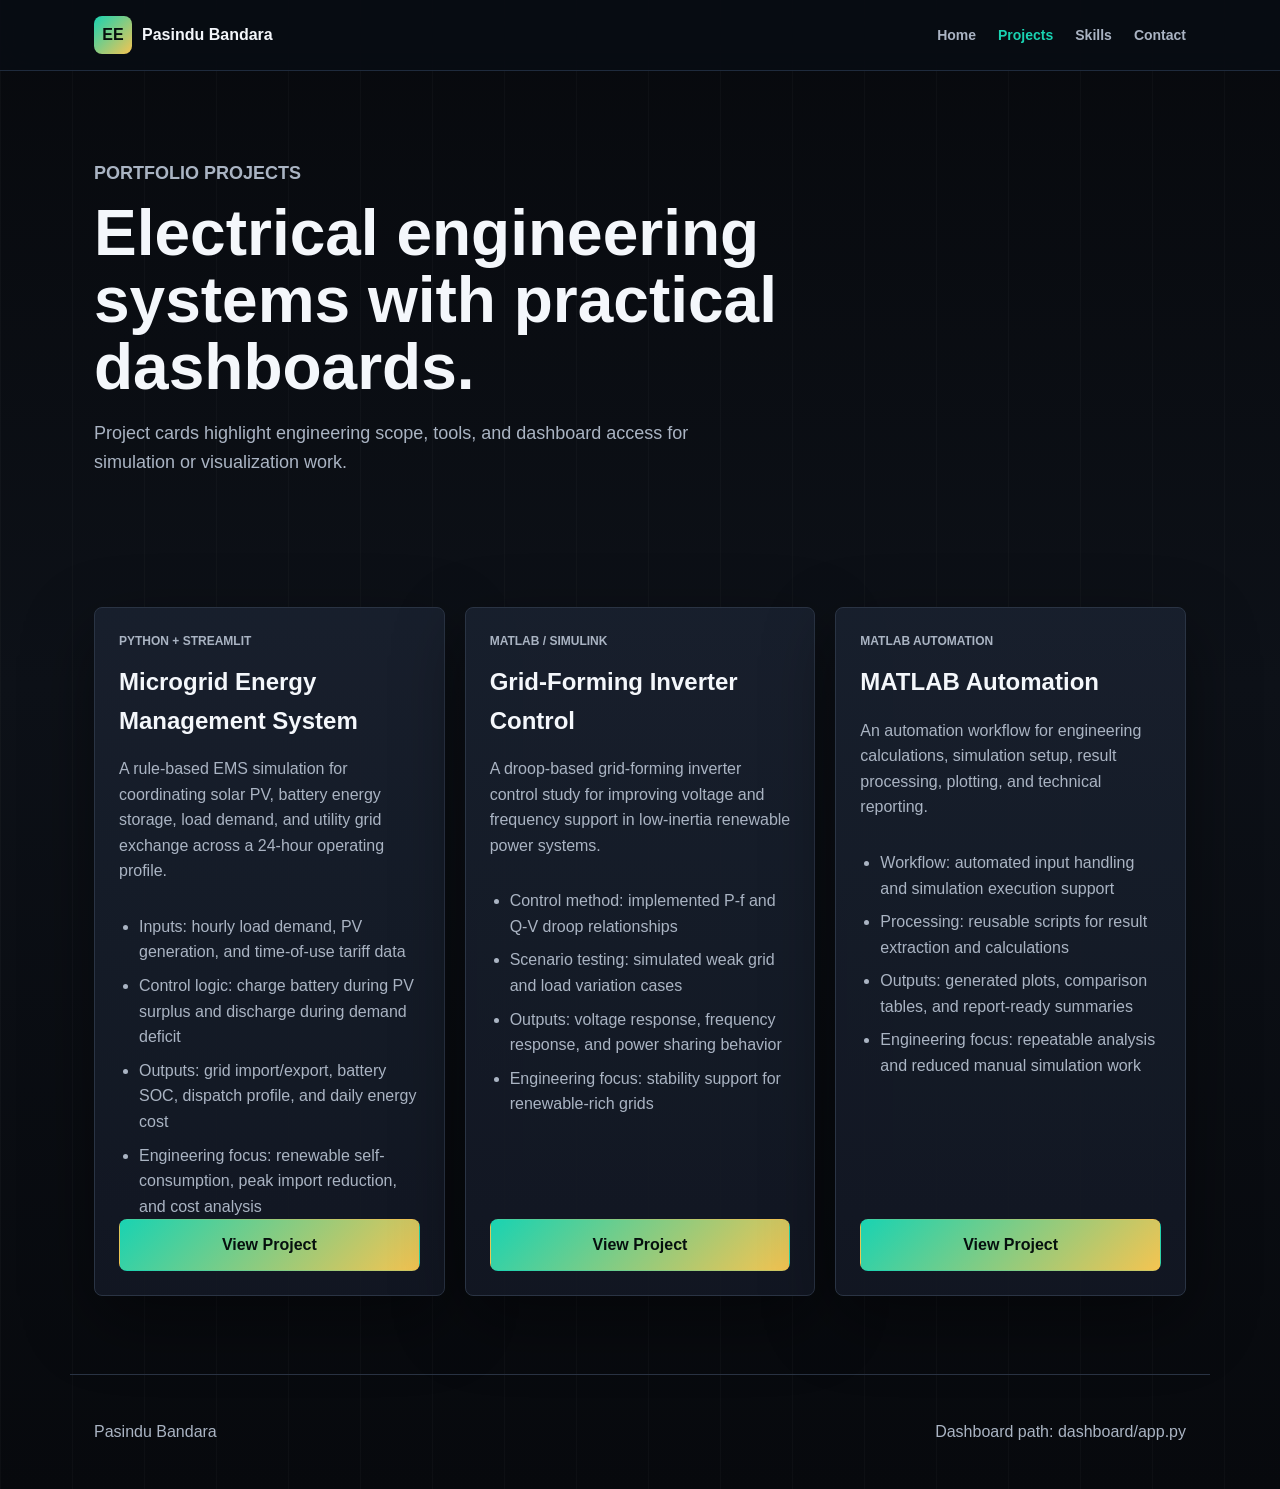
<file: projects.html>
<!DOCTYPE html>
<html lang="en">
<head>
  <meta charset="UTF-8">
  <meta name="viewport" content="width=device-width, initial-scale=1.0">
  <title>Projects | Pasindu Bandara</title>
  <link rel="stylesheet" href="style.css">
</head>
<body>
  <header class="site-header">
    <nav class="nav">
      <a class="brand" href="index.html#home">
        <span class="brand-mark">EE</span>
        <span>Pasindu Bandara</span>
      </a>
      <button class="nav-toggle" type="button" aria-label="Open navigation">
        <span></span>
        <span></span>
        <span></span>
      </button>
      <div class="nav-links">
        <a href="index.html#home">Home</a>
        <a href="projects.html">Projects</a>
        <a href="index.html#skills">Skills</a>
        <a href="index.html#contact">Contact</a>
      </div>
    </nav>
  </header>

  <main>
    <section class="page-hero">
      <p class="eyebrow">Portfolio Projects</p>
      <h1>Electrical engineering systems with practical dashboards.</h1>
      <p>
        Project cards highlight engineering scope, tools, and dashboard access
        for simulation or visualization work.
      </p>
    </section>

    <section class="section">
      <div class="projects-grid">
        <article class="project-card">
          <div>
            <p class="tag">Python + Streamlit</p>
            <h2>Microgrid Energy Management System</h2>
            <p>
              A rule-based EMS simulation for coordinating solar PV, battery
              energy storage, load demand, and utility grid exchange across a
              24-hour operating profile.
            </p>
          </div>
          <ul class="project-list">
            <li>Inputs: hourly load demand, PV generation, and time-of-use tariff data</li>
            <li>Control logic: charge battery during PV surplus and discharge during demand deficit</li>
            <li>Outputs: grid import/export, battery SOC, dispatch profile, and daily energy cost</li>
            <li>Engineering focus: renewable self-consumption, peak import reduction, and cost analysis</li>
          </ul>
          <a class="button primary" href="microgrid-ems.html">View Project</a>
        </article>

        <article class="project-card">
          <div>
            <p class="tag">MATLAB / Simulink</p>
            <h2>Grid-Forming Inverter Control</h2>
            <p>
              A droop-based grid-forming inverter control study for improving
              voltage and frequency support in low-inertia renewable power
              systems.
            </p>
          </div>
          <ul class="project-list">
            <li>Control method: implemented P-f and Q-V droop relationships</li>
            <li>Scenario testing: simulated weak grid and load variation cases</li>
            <li>Outputs: voltage response, frequency response, and power sharing behavior</li>
            <li>Engineering focus: stability support for renewable-rich grids</li>
          </ul>
          <a class="button primary" href="gfm.html">View Project</a>
        </article>

        <article class="project-card">
          <div>
            <p class="tag">MATLAB Automation</p>
            <h2>MATLAB Automation</h2>
            <p>
              An automation workflow for engineering calculations, simulation
              setup, result processing, plotting, and technical reporting.
            </p>
          </div>
          <ul class="project-list">
            <li>Workflow: automated input handling and simulation execution support</li>
            <li>Processing: reusable scripts for result extraction and calculations</li>
            <li>Outputs: generated plots, comparison tables, and report-ready summaries</li>
            <li>Engineering focus: repeatable analysis and reduced manual simulation work</li>
          </ul>
          <a class="button primary" href="matlab.html">View Project</a>
        </article>
      </div>
    </section>
  </main>

  <footer class="footer">
    <p>Pasindu Bandara</p>
    <p>Dashboard path: dashboard/app.py</p>
  </footer>

  <script src="script.js"></script>
</body>
</html>
</file>
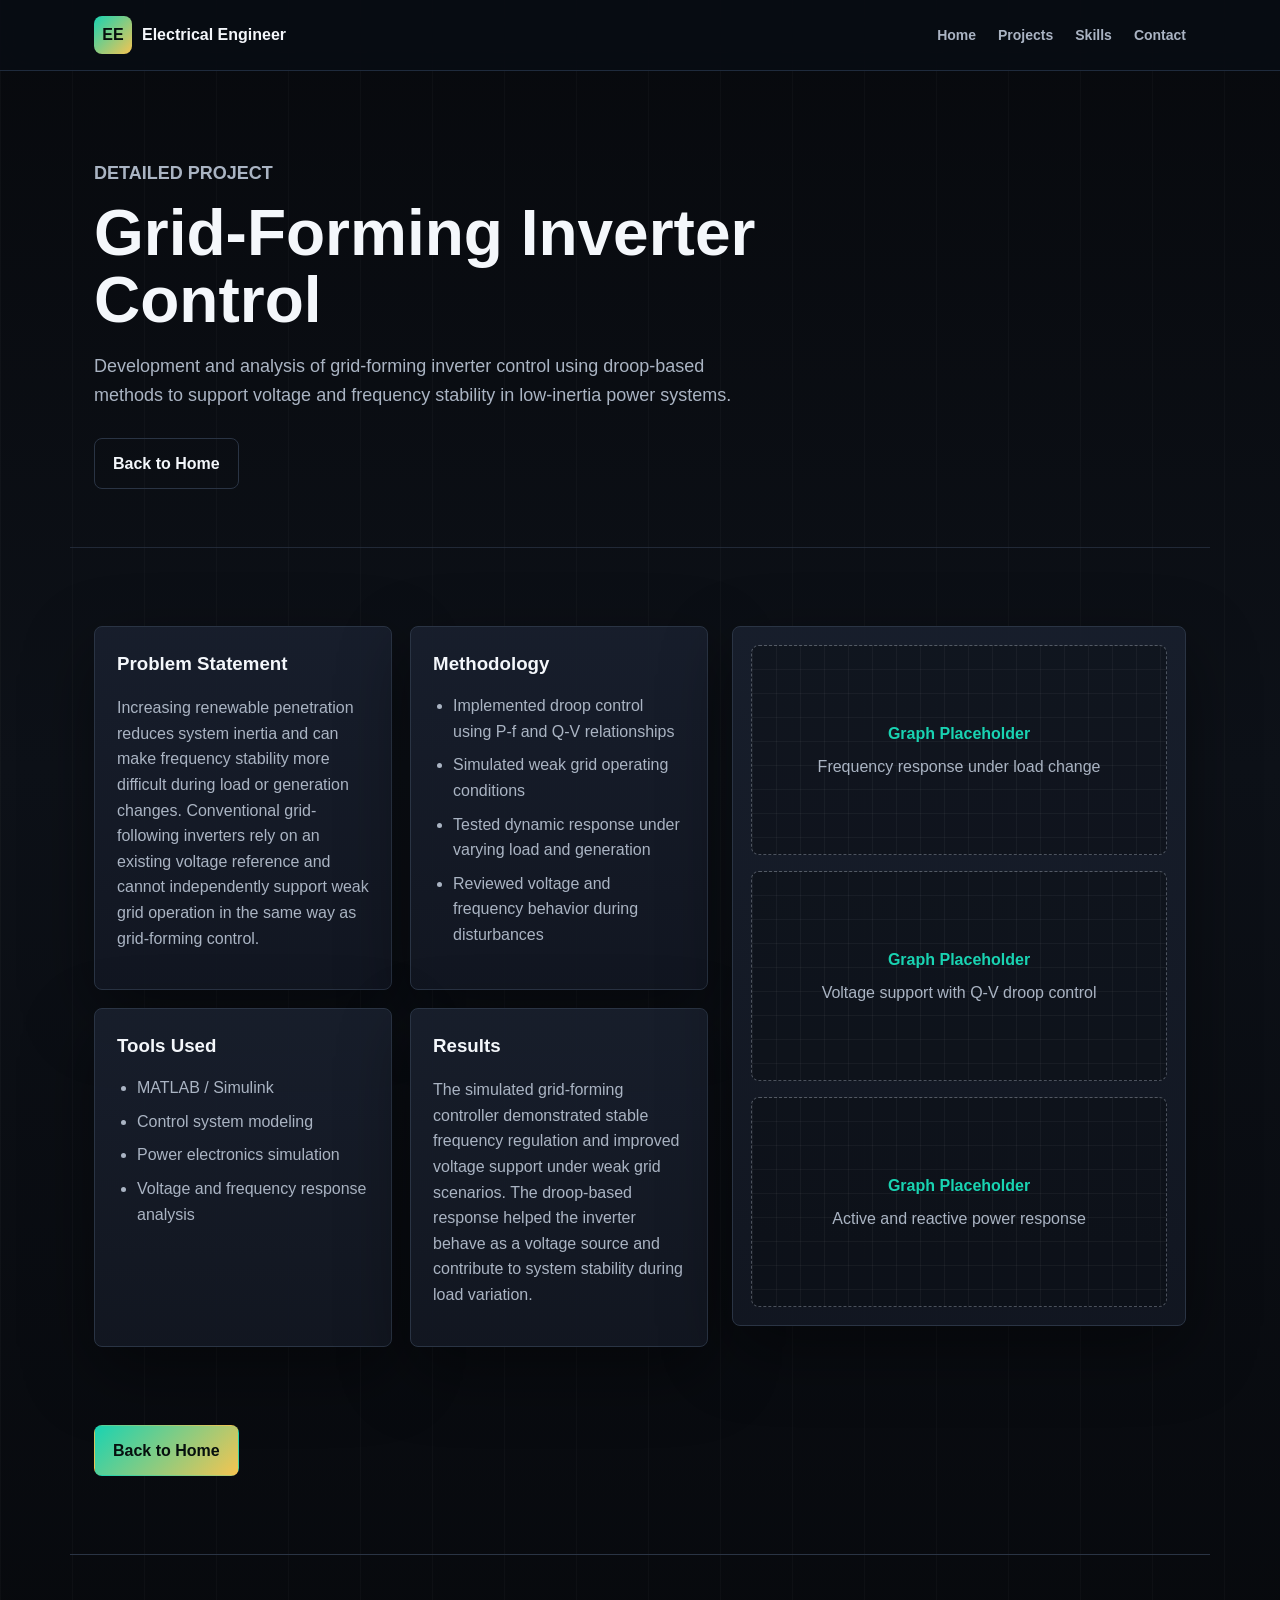
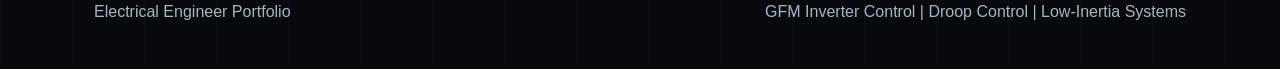
<file: website/gfm.html>
<!DOCTYPE html>
<html lang="en">
<head>
  <meta charset="UTF-8">
  <meta name="viewport" content="width=device-width, initial-scale=1.0">
  <title>GFM Inverter Control | Electrical Engineer Portfolio</title>
  <link rel="stylesheet" href="style.css">
</head>
<body>
  <header class="site-header">
    <nav class="nav">
      <a class="brand" href="index.html#home">
        <span class="brand-mark">EE</span>
        <span>Electrical Engineer</span>
      </a>
      <button class="nav-toggle" type="button" aria-label="Open navigation">
        <span></span>
        <span></span>
        <span></span>
      </button>
      <div class="nav-links">
        <a href="index.html#home">Home</a>
        <a href="index.html#projects">Projects</a>
        <a href="index.html#skills">Skills</a>
        <a href="index.html#contact">Contact</a>
      </div>
    </nav>
  </header>

  <main>
    <section class="page-hero project-page-hero">
      <p class="eyebrow">Detailed Project</p>
      <h1>Grid-Forming Inverter Control</h1>
      <p>
        Development and analysis of grid-forming inverter control using
        droop-based methods to support voltage and frequency stability in
        low-inertia power systems.
      </p>
      <div class="hero-actions">
        <a class="button secondary" href="index.html#projects">Back to Home</a>
      </div>
    </section>

    <section class="section project-detail">
      <div class="detail-layout">
        <div class="detail-content">
          <article class="detail-block">
            <h3>Problem Statement</h3>
            <p>
              Increasing renewable penetration reduces system inertia and can
              make frequency stability more difficult during load or generation
              changes. Conventional grid-following inverters rely on an
              existing voltage reference and cannot independently support weak
              grid operation in the same way as grid-forming control.
            </p>
          </article>

          <article class="detail-block">
            <h3>Methodology</h3>
            <ul class="tool-list">
              <li>Implemented droop control using P-f and Q-V relationships</li>
              <li>Simulated weak grid operating conditions</li>
              <li>Tested dynamic response under varying load and generation</li>
              <li>Reviewed voltage and frequency behavior during disturbances</li>
            </ul>
          </article>

          <article class="detail-block">
            <h3>Tools Used</h3>
            <ul class="tool-list">
              <li>MATLAB / Simulink</li>
              <li>Control system modeling</li>
              <li>Power electronics simulation</li>
              <li>Voltage and frequency response analysis</li>
            </ul>
          </article>

          <article class="detail-block">
            <h3>Results</h3>
            <p>
              The simulated grid-forming controller demonstrated stable
              frequency regulation and improved voltage support under weak grid
              scenarios. The droop-based response helped the inverter behave as
              a voltage source and contribute to system stability during load
              variation.
            </p>
          </article>
        </div>

        <aside class="graph-panel" aria-label="Visual result placeholders">
          <div class="graph-placeholder">
            <span>Graph Placeholder</span>
            <p>Frequency response under load change</p>
          </div>
          <div class="graph-placeholder">
            <span>Graph Placeholder</span>
            <p>Voltage support with Q-V droop control</p>
          </div>
          <div class="graph-placeholder">
            <span>Graph Placeholder</span>
            <p>Active and reactive power response</p>
          </div>
        </aside>
      </div>
    </section>

    <section class="section back-home-section">
      <a class="button primary" href="index.html#home">Back to Home</a>
    </section>
  </main>

  <footer class="footer">
    <p>Electrical Engineer Portfolio</p>
    <p>GFM Inverter Control | Droop Control | Low-Inertia Systems</p>
  </footer>

  <script src="script.js"></script>
</body>
</html>
</file>
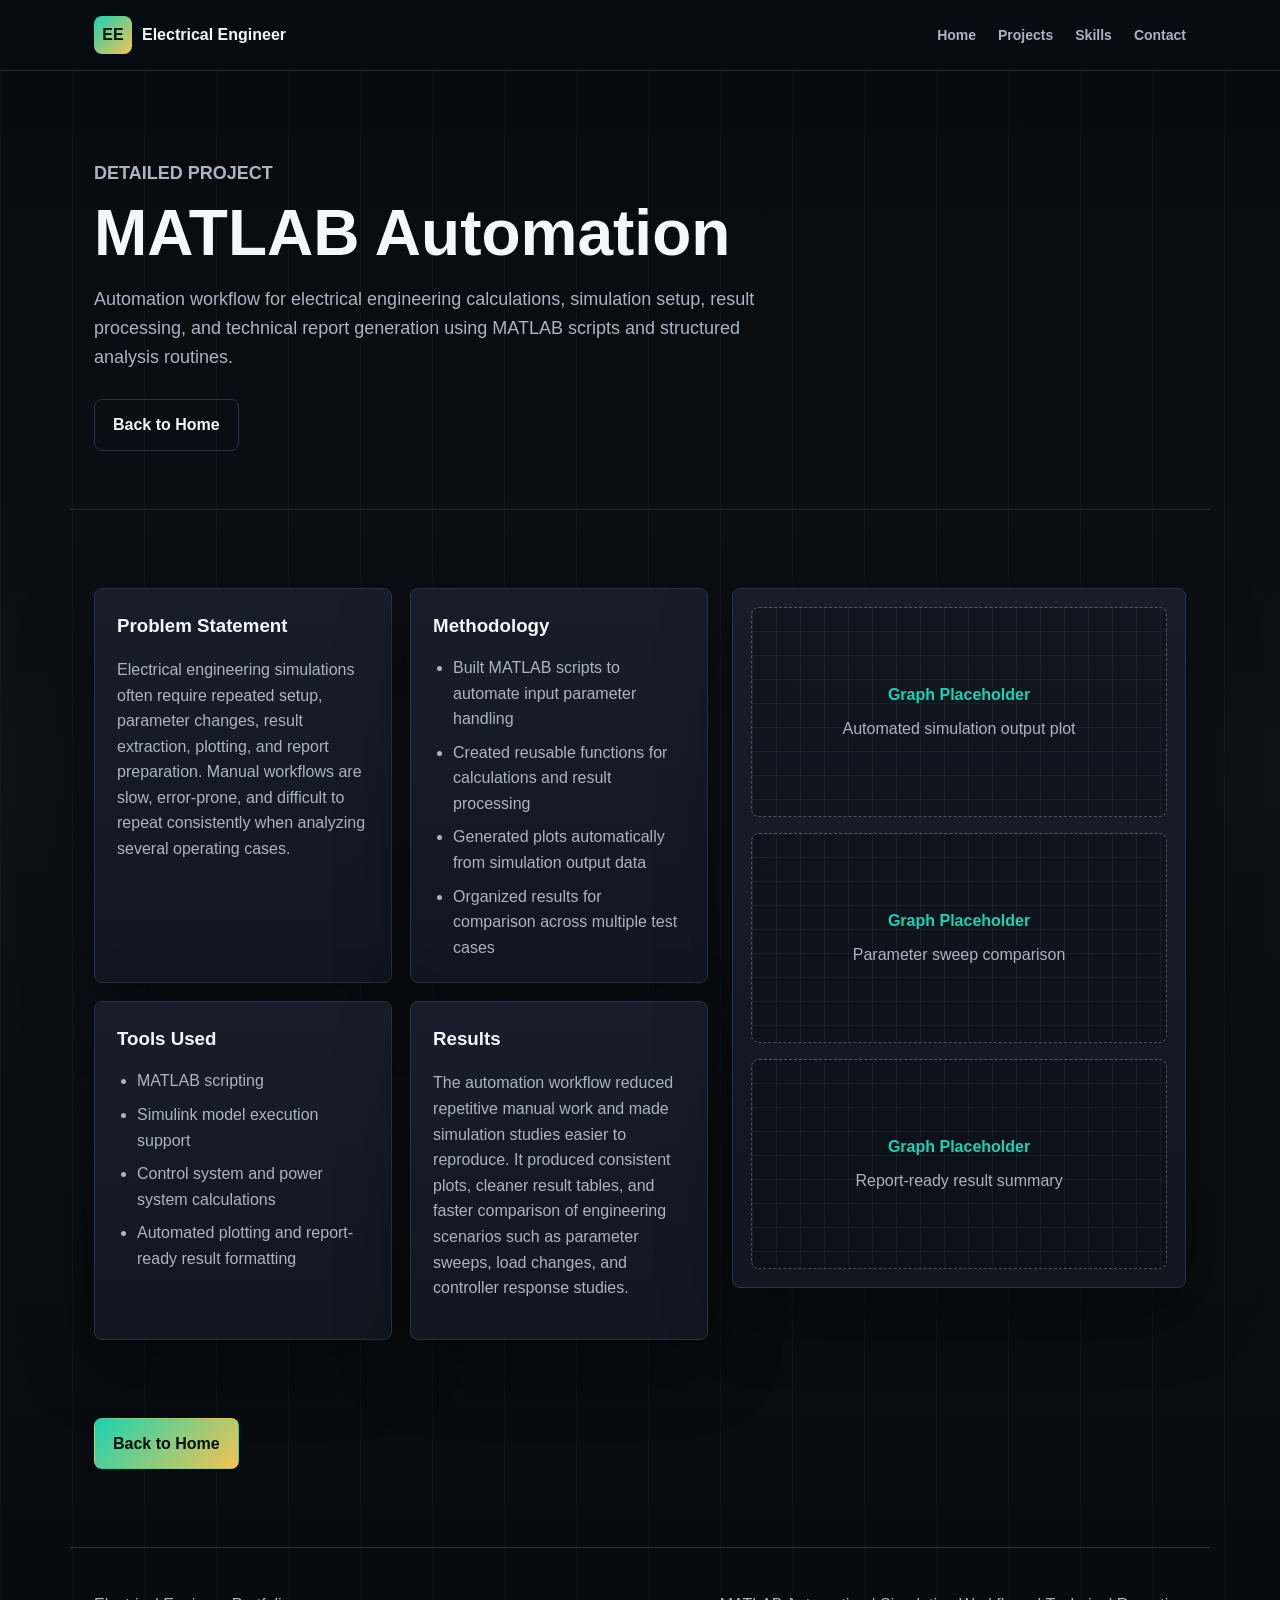
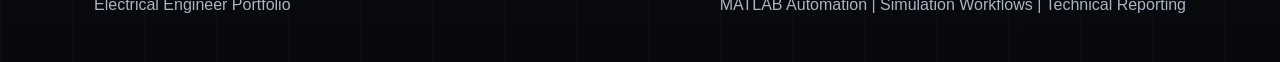
<file: website/matlab.html>
<!DOCTYPE html>
<html lang="en">
<head>
  <meta charset="UTF-8">
  <meta name="viewport" content="width=device-width, initial-scale=1.0">
  <title>MATLAB Automation | Electrical Engineer Portfolio</title>
  <link rel="stylesheet" href="style.css">
</head>
<body>
  <header class="site-header">
    <nav class="nav">
      <a class="brand" href="index.html#home">
        <span class="brand-mark">EE</span>
        <span>Electrical Engineer</span>
      </a>
      <button class="nav-toggle" type="button" aria-label="Open navigation">
        <span></span>
        <span></span>
        <span></span>
      </button>
      <div class="nav-links">
        <a href="index.html#home">Home</a>
        <a href="index.html#projects">Projects</a>
        <a href="index.html#skills">Skills</a>
        <a href="index.html#contact">Contact</a>
      </div>
    </nav>
  </header>

  <main>
    <section class="page-hero project-page-hero">
      <p class="eyebrow">Detailed Project</p>
      <h1>MATLAB Automation</h1>
      <p>
        Automation workflow for electrical engineering calculations, simulation
        setup, result processing, and technical report generation using MATLAB
        scripts and structured analysis routines.
      </p>
      <div class="hero-actions">
        <a class="button secondary" href="index.html#projects">Back to Home</a>
      </div>
    </section>

    <section class="section project-detail">
      <div class="detail-layout">
        <div class="detail-content">
          <article class="detail-block">
            <h3>Problem Statement</h3>
            <p>
              Electrical engineering simulations often require repeated setup,
              parameter changes, result extraction, plotting, and report
              preparation. Manual workflows are slow, error-prone, and difficult
              to repeat consistently when analyzing several operating cases.
            </p>
          </article>

          <article class="detail-block">
            <h3>Methodology</h3>
            <ul class="tool-list">
              <li>Built MATLAB scripts to automate input parameter handling</li>
              <li>Created reusable functions for calculations and result processing</li>
              <li>Generated plots automatically from simulation output data</li>
              <li>Organized results for comparison across multiple test cases</li>
            </ul>
          </article>

          <article class="detail-block">
            <h3>Tools Used</h3>
            <ul class="tool-list">
              <li>MATLAB scripting</li>
              <li>Simulink model execution support</li>
              <li>Control system and power system calculations</li>
              <li>Automated plotting and report-ready result formatting</li>
            </ul>
          </article>

          <article class="detail-block">
            <h3>Results</h3>
            <p>
              The automation workflow reduced repetitive manual work and made
              simulation studies easier to reproduce. It produced consistent
              plots, cleaner result tables, and faster comparison of engineering
              scenarios such as parameter sweeps, load changes, and controller
              response studies.
            </p>
          </article>
        </div>

        <aside class="graph-panel" aria-label="MATLAB automation placeholders">
          <div class="graph-placeholder">
            <span>Graph Placeholder</span>
            <p>Automated simulation output plot</p>
          </div>
          <div class="graph-placeholder">
            <span>Graph Placeholder</span>
            <p>Parameter sweep comparison</p>
          </div>
          <div class="graph-placeholder">
            <span>Graph Placeholder</span>
            <p>Report-ready result summary</p>
          </div>
        </aside>
      </div>
    </section>

    <section class="section back-home-section">
      <a class="button primary" href="index.html#home">Back to Home</a>
    </section>
  </main>

  <footer class="footer">
    <p>Electrical Engineer Portfolio</p>
    <p>MATLAB Automation | Simulation Workflows | Technical Reporting</p>
  </footer>

  <script src="script.js"></script>
</body>
</html>
</file>
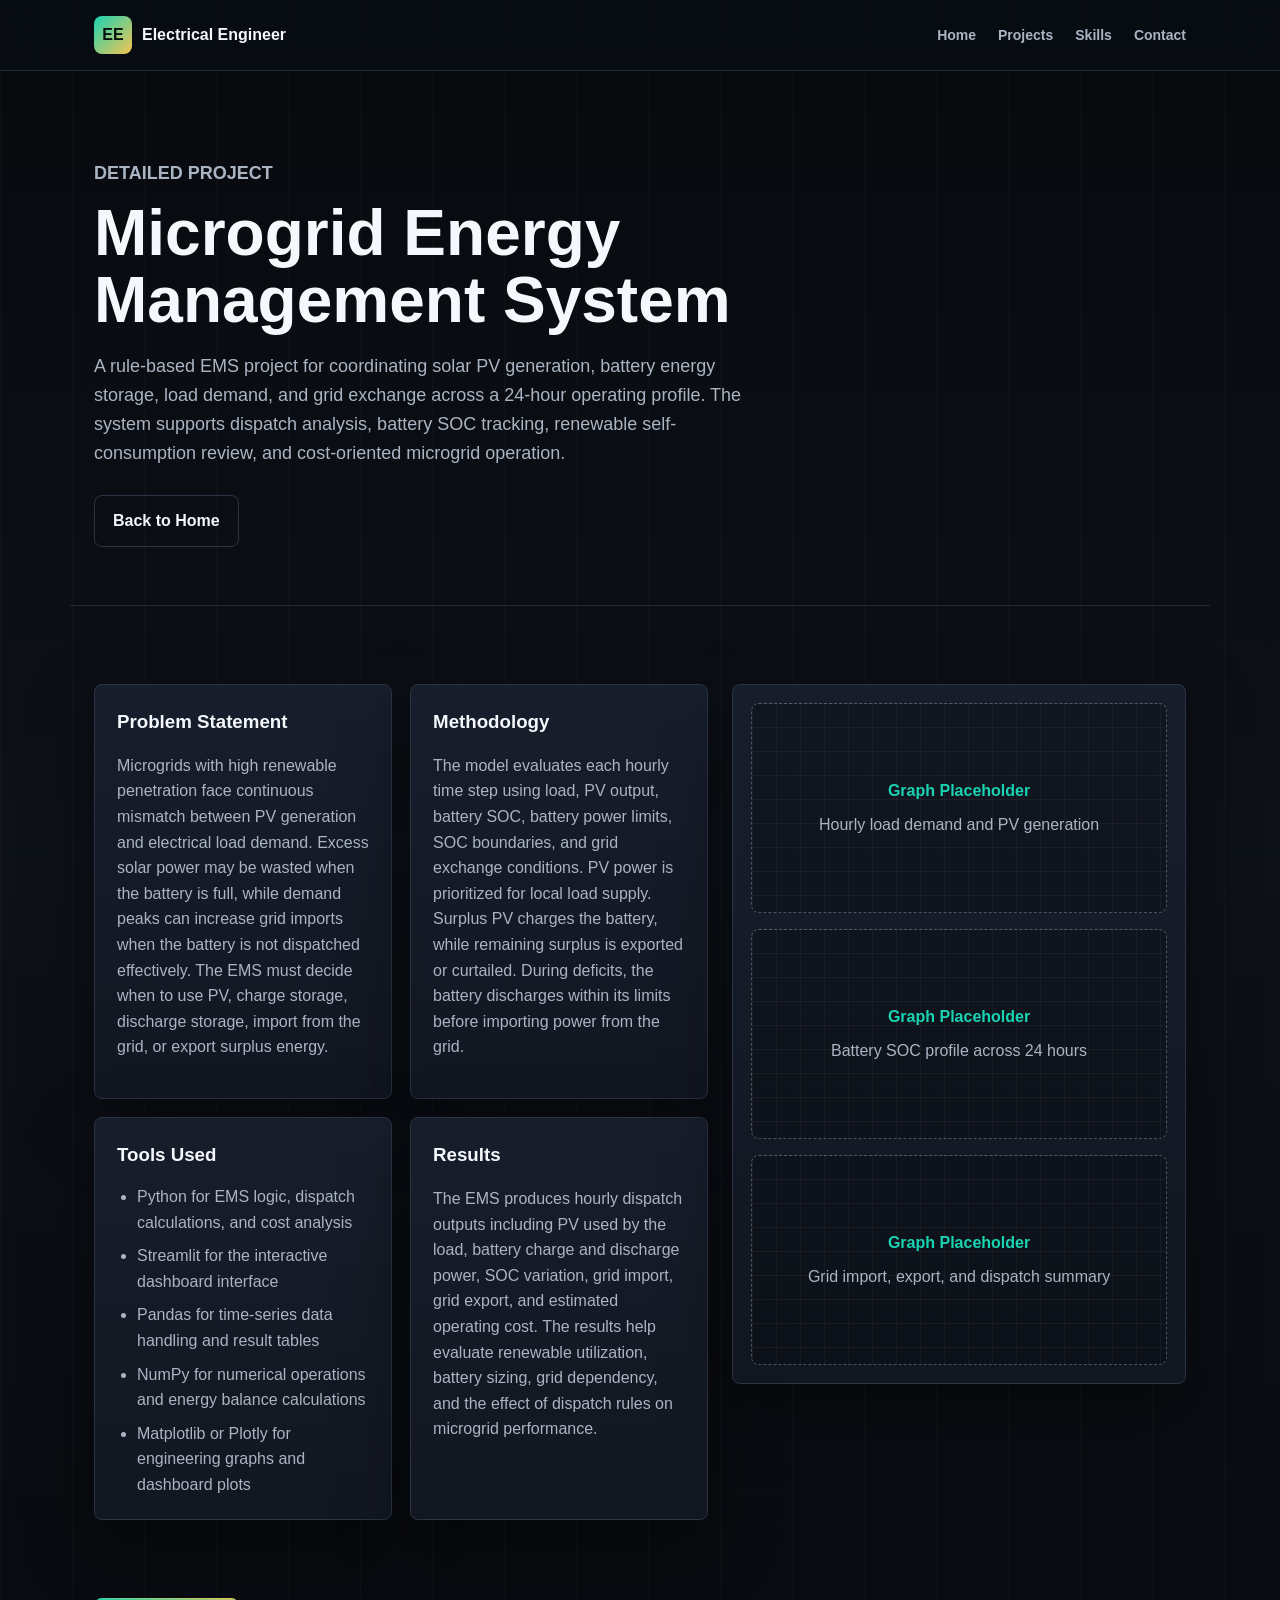
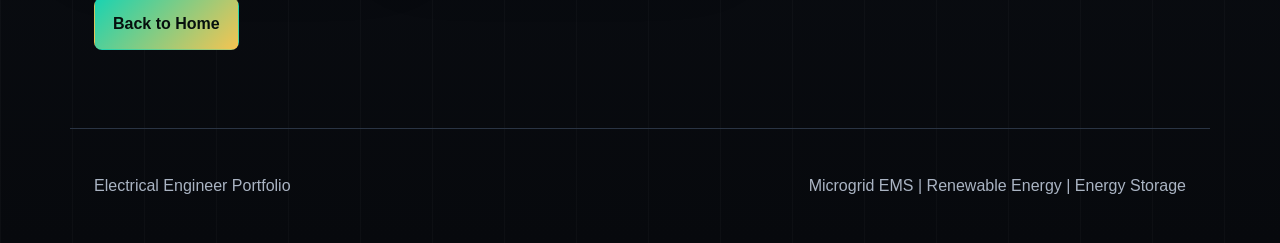
<file: website/microgrid-ems.html>
<!DOCTYPE html>
<html lang="en">
<head>
  <meta charset="UTF-8">
  <meta name="viewport" content="width=device-width, initial-scale=1.0">
  <title>Microgrid EMS System | Electrical Engineer Portfolio</title>
  <link rel="stylesheet" href="style.css">
</head>
<body>
  <header class="site-header">
    <nav class="nav">
      <a class="brand" href="index.html#home">
        <span class="brand-mark">EE</span>
        <span>Electrical Engineer</span>
      </a>
      <button class="nav-toggle" type="button" aria-label="Open navigation">
        <span></span>
        <span></span>
        <span></span>
      </button>
      <div class="nav-links">
        <a href="index.html#home">Home</a>
        <a href="index.html#projects">Projects</a>
        <a href="index.html#skills">Skills</a>
        <a href="index.html#contact">Contact</a>
      </div>
    </nav>
  </header>

  <main>
    <section class="page-hero project-page-hero">
      <p class="eyebrow">Detailed Project</p>
      <h1>Microgrid Energy Management System</h1>
      <p>
        A rule-based EMS project for coordinating solar PV generation, battery
        energy storage, load demand, and grid exchange across a 24-hour
        operating profile. The system supports dispatch analysis, battery SOC
        tracking, renewable self-consumption review, and cost-oriented
        microgrid operation.
      </p>
      <div class="hero-actions">
        <a class="button secondary" href="index.html#projects">Back to Home</a>
      </div>
    </section>

    <section class="section project-detail">
      <div class="detail-layout">
        <div class="detail-content">
          <article class="detail-block">
            <h3>Problem Statement</h3>
            <p>
              Microgrids with high renewable penetration face continuous
              mismatch between PV generation and electrical load demand.
              Excess solar power may be wasted when the battery is full, while
              demand peaks can increase grid imports when the battery is not
              dispatched effectively. The EMS must decide when to use PV, charge
              storage, discharge storage, import from the grid, or export
              surplus energy.
            </p>
          </article>

          <article class="detail-block">
            <h3>Methodology</h3>
            <p>
              The model evaluates each hourly time step using load, PV output,
              battery SOC, battery power limits, SOC boundaries, and grid
              exchange conditions. PV power is prioritized for local load
              supply. Surplus PV charges the battery, while remaining surplus is
              exported or curtailed. During deficits, the battery discharges
              within its limits before importing power from the grid.
            </p>
          </article>

          <article class="detail-block">
            <h3>Tools Used</h3>
            <ul class="tool-list">
              <li>Python for EMS logic, dispatch calculations, and cost analysis</li>
              <li>Streamlit for the interactive dashboard interface</li>
              <li>Pandas for time-series data handling and result tables</li>
              <li>NumPy for numerical operations and energy balance calculations</li>
              <li>Matplotlib or Plotly for engineering graphs and dashboard plots</li>
            </ul>
          </article>

          <article class="detail-block">
            <h3>Results</h3>
            <p>
              The EMS produces hourly dispatch outputs including PV used by the
              load, battery charge and discharge power, SOC variation, grid
              import, grid export, and estimated operating cost. The results
              help evaluate renewable utilization, battery sizing, grid
              dependency, and the effect of dispatch rules on microgrid
              performance.
            </p>
          </article>
        </div>

        <aside class="graph-panel" aria-label="Graph placeholders">
          <div class="graph-placeholder">
            <span>Graph Placeholder</span>
            <p>Hourly load demand and PV generation</p>
          </div>
          <div class="graph-placeholder">
            <span>Graph Placeholder</span>
            <p>Battery SOC profile across 24 hours</p>
          </div>
          <div class="graph-placeholder">
            <span>Graph Placeholder</span>
            <p>Grid import, export, and dispatch summary</p>
          </div>
        </aside>
      </div>
    </section>

    <section class="section back-home-section">
      <a class="button primary" href="index.html#home">Back to Home</a>
    </section>
  </main>

  <footer class="footer">
    <p>Electrical Engineer Portfolio</p>
    <p>Microgrid EMS | Renewable Energy | Energy Storage</p>
  </footer>

  <script src="script.js"></script>
</body>
</html>
</file>
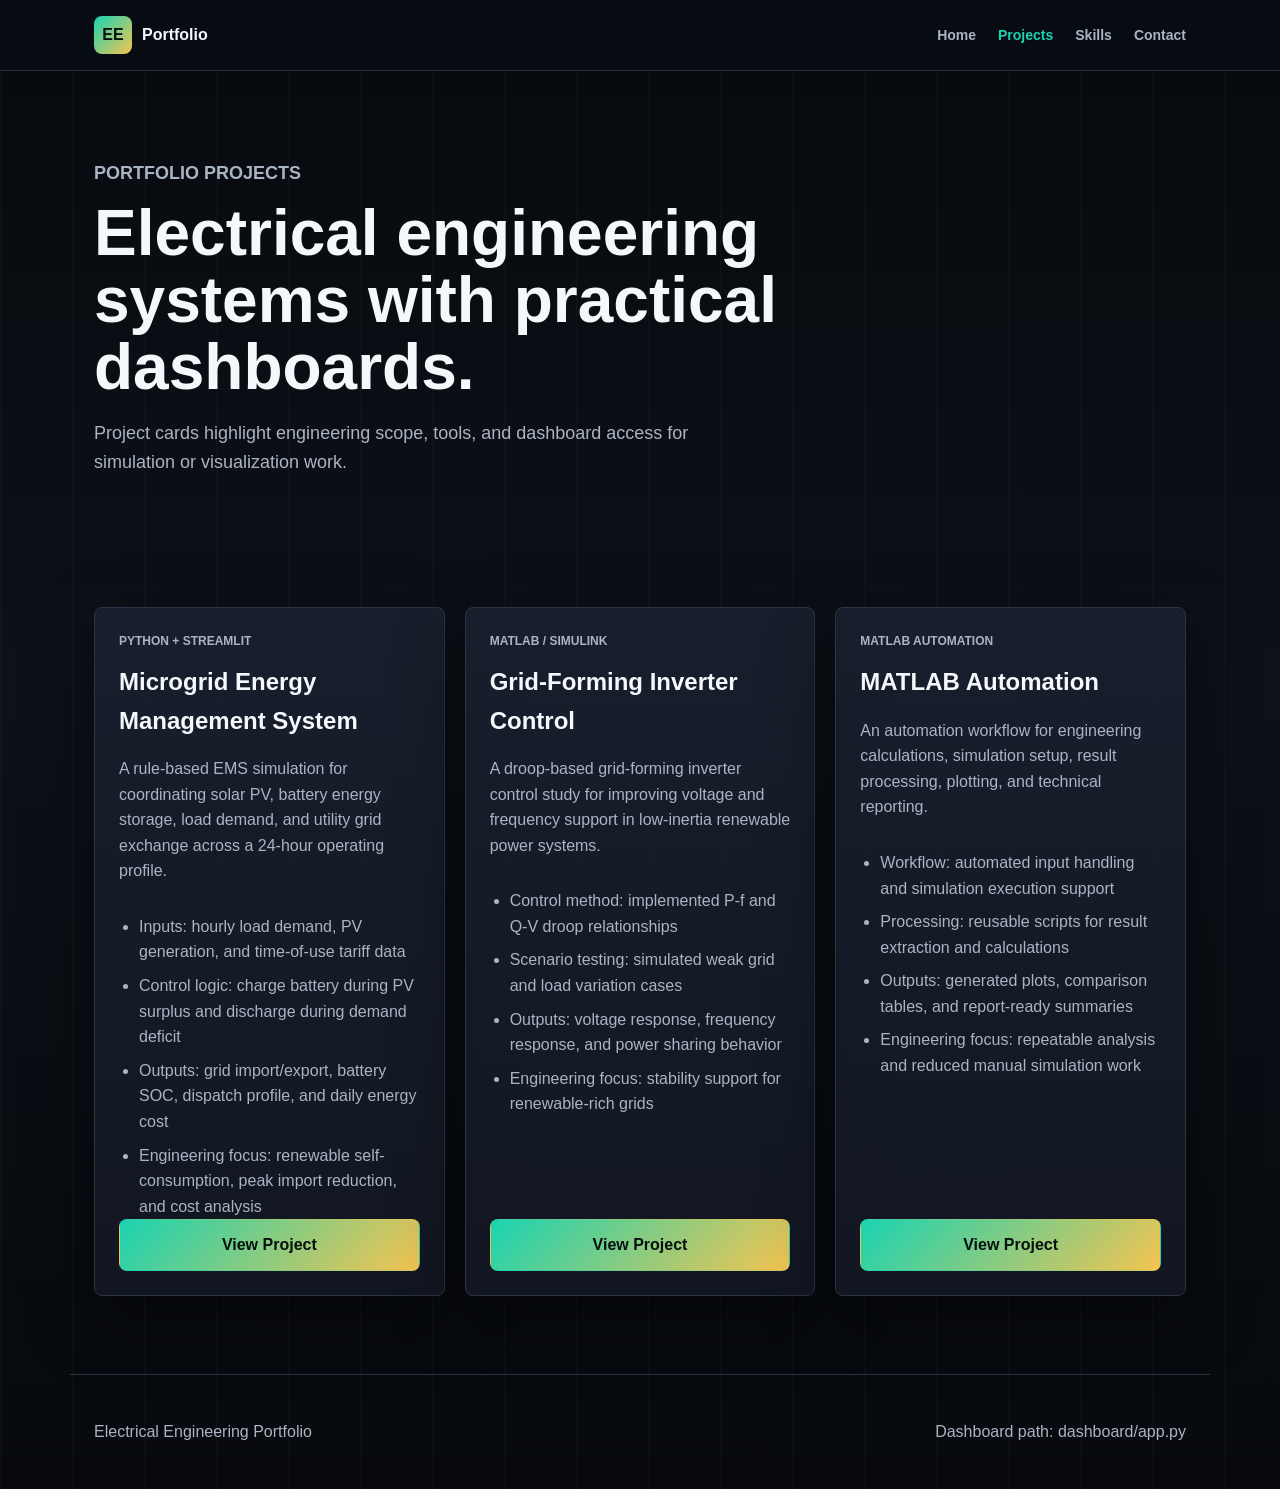
<file: website/projects.html>
<!DOCTYPE html>
<html lang="en">
<head>
  <meta charset="UTF-8">
  <meta name="viewport" content="width=device-width, initial-scale=1.0">
  <title>Projects | Electrical Engineering Portfolio</title>
  <link rel="stylesheet" href="style.css">
</head>
<body>
  <header class="site-header">
    <nav class="nav">
      <a class="brand" href="index.html#home">
        <span class="brand-mark">EE</span>
        <span>Portfolio</span>
      </a>
      <button class="nav-toggle" type="button" aria-label="Open navigation">
        <span></span>
        <span></span>
        <span></span>
      </button>
      <div class="nav-links">
        <a href="index.html#home">Home</a>
        <a href="projects.html">Projects</a>
        <a href="index.html#skills">Skills</a>
        <a href="index.html#contact">Contact</a>
      </div>
    </nav>
  </header>

  <main>
    <section class="page-hero">
      <p class="eyebrow">Portfolio Projects</p>
      <h1>Electrical engineering systems with practical dashboards.</h1>
      <p>
        Project cards highlight engineering scope, tools, and dashboard access
        for simulation or visualization work.
      </p>
    </section>

    <section class="section">
      <div class="projects-grid">
        <article class="project-card">
          <div>
            <p class="tag">Python + Streamlit</p>
            <h2>Microgrid Energy Management System</h2>
            <p>
              A rule-based EMS simulation for coordinating solar PV, battery
              energy storage, load demand, and utility grid exchange across a
              24-hour operating profile.
            </p>
          </div>
          <ul class="project-list">
            <li>Inputs: hourly load demand, PV generation, and time-of-use tariff data</li>
            <li>Control logic: charge battery during PV surplus and discharge during demand deficit</li>
            <li>Outputs: grid import/export, battery SOC, dispatch profile, and daily energy cost</li>
            <li>Engineering focus: renewable self-consumption, peak import reduction, and cost analysis</li>
          </ul>
          <a class="button primary" href="microgrid-ems.html">View Project</a>
        </article>

        <article class="project-card">
          <div>
            <p class="tag">MATLAB / Simulink</p>
            <h2>Grid-Forming Inverter Control</h2>
            <p>
              A droop-based grid-forming inverter control study for improving
              voltage and frequency support in low-inertia renewable power
              systems.
            </p>
          </div>
          <ul class="project-list">
            <li>Control method: implemented P-f and Q-V droop relationships</li>
            <li>Scenario testing: simulated weak grid and load variation cases</li>
            <li>Outputs: voltage response, frequency response, and power sharing behavior</li>
            <li>Engineering focus: stability support for renewable-rich grids</li>
          </ul>
          <a class="button primary" href="gfm.html">View Project</a>
        </article>

        <article class="project-card">
          <div>
            <p class="tag">MATLAB Automation</p>
            <h2>MATLAB Automation</h2>
            <p>
              An automation workflow for engineering calculations, simulation
              setup, result processing, plotting, and technical reporting.
            </p>
          </div>
          <ul class="project-list">
            <li>Workflow: automated input handling and simulation execution support</li>
            <li>Processing: reusable scripts for result extraction and calculations</li>
            <li>Outputs: generated plots, comparison tables, and report-ready summaries</li>
            <li>Engineering focus: repeatable analysis and reduced manual simulation work</li>
          </ul>
          <a class="button primary" href="matlab.html">View Project</a>
        </article>
      </div>
    </section>
  </main>

  <footer class="footer">
    <p>Electrical Engineering Portfolio</p>
    <p>Dashboard path: dashboard/app.py</p>
  </footer>

  <script src="script.js"></script>
</body>
</html>
</file>
<file: style.css>
:root {
  --bg: #07090d;
  --bg-soft: #0d1118;
  --panel: #121722;
  --panel-strong: #181f2d;
  --text: #f4f7fb;
  --muted: #aab4c3;
  --line: #2a3444;
  --accent: #19d3b2;
  --accent-strong: #10b99b;
  --amber: #f5c451;
  --copper: #d8794c;
  --violet: #9f8cff;
  --shadow: 0 24px 70px rgba(0, 0, 0, 0.42);
}

* {
  box-sizing: border-box;
}

html {
  scroll-behavior: smooth;
}

body {
  margin: 0;
  font-family: Inter, "Segoe UI", Arial, Helvetica, sans-serif;
  color: var(--text);
  background:
    linear-gradient(90deg, rgba(255, 255, 255, 0.025) 1px, transparent 1px),
    linear-gradient(180deg, #07090d 0%, #0d1118 46%, #07090d 100%);
  background-size: 72px 72px, auto;
  line-height: 1.6;
}

a {
  color: inherit;
}

.site-header {
  position: sticky;
  top: 0;
  z-index: 10;
  background: rgba(8, 13, 20, 0.88);
  border-bottom: 1px solid rgba(38, 52, 73, 0.8);
  backdrop-filter: blur(18px);
}

.nav {
  max-width: 1140px;
  margin: 0 auto;
  padding: 16px 24px;
  display: flex;
  align-items: center;
  justify-content: space-between;
  gap: 24px;
}

.brand {
  display: inline-flex;
  align-items: center;
  gap: 10px;
  font-weight: 800;
  text-decoration: none;
  letter-spacing: 0;
}

.brand-mark {
  display: grid;
  place-items: center;
  width: 38px;
  height: 38px;
  border-radius: 8px;
  color: #07100e;
  background: linear-gradient(135deg, var(--accent), var(--amber));
}

.nav-links {
  display: flex;
  align-items: center;
  gap: 22px;
}

.nav-links a {
  color: var(--muted);
  text-decoration: none;
  font-weight: 700;
  font-size: 14px;
}

.nav-links a:hover,
.nav-links a.active {
  color: var(--accent);
}

.nav-toggle {
  display: none;
  width: 42px;
  height: 42px;
  padding: 9px;
  border: 1px solid var(--line);
  border-radius: 8px;
  background: var(--panel);
  cursor: pointer;
}

.nav-toggle span {
  display: block;
  height: 2px;
  margin: 5px 0;
  background: var(--text);
}

.hero,
.page-hero,
.section,
.footer {
  max-width: 1140px;
  margin: 0 auto;
  padding-left: 24px;
  padding-right: 24px;
}

.hero {
  min-height: calc(100vh - 72px);
  display: grid;
  grid-template-columns: minmax(0, 1.08fr) minmax(340px, 0.92fr);
  align-items: center;
  gap: 48px;
  padding-top: 72px;
  padding-bottom: 58px;
}

.hero h1,
.page-hero h1 {
  max-width: 820px;
  margin: 0;
  font-size: clamp(42px, 5vw, 68px);
  line-height: 1.05;
  letter-spacing: 0;
}

.hero p,
.page-hero p {
  max-width: 680px;
  color: var(--muted);
  font-size: 18px;
}

.eyebrow,
.tag {
  margin: 0 0 12px;
  color: var(--accent);
  font-size: 12px;
  font-weight: 800;
  letter-spacing: 0;
  text-transform: uppercase;
}

.hero-actions {
  display: flex;
  flex-wrap: wrap;
  gap: 14px;
  margin-top: 28px;
}

.quick-contact {
  display: grid;
  grid-template-columns: repeat(3, minmax(0, 1fr));
  gap: 12px;
  margin-top: 24px;
}

.quick-contact a {
  min-width: 0;
  padding: 14px;
  color: var(--text);
  text-decoration: none;
  background: rgba(18, 23, 34, 0.78);
  border: 1px solid var(--line);
  border-radius: 8px;
}

.quick-contact a:hover {
  border-color: var(--accent);
}

.quick-contact span,
.contact-label {
  display: block;
  margin-bottom: 4px;
  color: var(--accent);
  font-size: 12px;
  font-weight: 900;
  text-transform: uppercase;
}

.button {
  display: inline-flex;
  align-items: center;
  justify-content: center;
  min-height: 46px;
  padding: 12px 18px;
  border: 1px solid transparent;
  border-radius: 8px;
  font-weight: 800;
  text-decoration: none;
  cursor: pointer;
}

.button.primary {
  color: #06100e;
  background: linear-gradient(135deg, var(--accent), var(--amber));
}

.button.primary:hover {
  filter: brightness(1.06);
}

.button.secondary {
  color: var(--text);
  background: transparent;
  border-color: var(--line);
}

.hero-visual,
.status-panel,
.card,
.skill-group,
.contact-card,
.project-card {
  background: linear-gradient(180deg, rgba(24, 31, 45, 0.96), rgba(18, 23, 34, 0.96));
  border: 1px solid var(--line);
  border-radius: 8px;
  box-shadow: var(--shadow);
}

.hero-visual {
  padding: 24px;
}

.scope-grid {
  position: relative;
  min-height: 310px;
  border: 1px solid rgba(42, 52, 68, 0.84);
  border-radius: 8px;
  background:
    linear-gradient(90deg, rgba(255, 255, 255, 0.035) 1px, transparent 1px),
    linear-gradient(0deg, rgba(255, 255, 255, 0.035) 1px, transparent 1px),
    radial-gradient(circle at 50% 50%, rgba(25, 211, 178, 0.16), transparent 11rem),
    #0b1018;
  background-size: 28px 28px, 28px 28px, auto, auto;
  overflow: hidden;
}

.node {
  position: absolute;
  z-index: 2;
  display: grid;
  place-items: center;
  min-width: 72px;
  height: 48px;
  padding: 0 12px;
  border: 1px solid rgba(244, 247, 251, 0.18);
  border-radius: 8px;
  color: var(--text);
  background: #111722;
  font-size: 12px;
  font-weight: 900;
}

.node-source {
  top: 42px;
  left: 34px;
  color: #07100e;
  background: var(--amber);
}

.node-control {
  top: 128px;
  left: 50%;
  transform: translateX(-50%);
  color: #07100e;
  background: var(--accent);
}

.node-load {
  top: 42px;
  right: 34px;
  background: #20283a;
}

.node-storage {
  bottom: 42px;
  left: 52px;
  background: #1d2740;
  border-color: rgba(159, 140, 255, 0.48);
}

.node-grid {
  right: 52px;
  bottom: 42px;
  background: #271a19;
  border-color: rgba(216, 121, 76, 0.54);
}

.trace {
  position: absolute;
  z-index: 1;
  display: block;
  height: 2px;
  background: linear-gradient(90deg, transparent, var(--accent), transparent);
  transform-origin: left center;
}

.trace-a {
  top: 99px;
  left: 100px;
  width: 230px;
  transform: rotate(18deg);
}

.trace-b {
  top: 99px;
  right: 100px;
  width: 230px;
  transform: rotate(162deg);
}

.trace-c {
  left: 112px;
  right: 112px;
  bottom: 98px;
  background: linear-gradient(90deg, var(--violet), var(--accent), var(--copper));
}

.system-readout {
  display: grid;
  grid-template-columns: repeat(3, minmax(0, 1fr));
  gap: 12px;
  margin-top: 14px;
}

.system-readout div {
  padding: 14px;
  border: 1px solid var(--line);
  border-radius: 8px;
  background: rgba(7, 9, 13, 0.36);
}

.status-panel {
  padding: 26px;
  display: grid;
  gap: 18px;
}

.status-panel div {
  padding-bottom: 18px;
  border-bottom: 1px solid var(--line);
}

.status-panel div:last-child {
  padding-bottom: 0;
  border-bottom: 0;
}

.metric {
  display: block;
  margin-bottom: 6px;
  color: var(--amber);
  font-size: 24px;
  font-weight: 900;
}

.status-panel p {
  margin: 0;
  color: var(--muted);
}

.section {
  padding-top: 78px;
  padding-bottom: 78px;
}

.section-heading {
  margin-bottom: 28px;
}

.section-heading h2,
.contact-section h2 {
  margin: 0;
  font-size: clamp(28px, 3vw, 38px);
  line-height: 1.18;
}

.project-preview,
.skills-grid,
.projects-grid {
  display: grid;
  gap: 20px;
}

.project-preview {
  grid-template-columns: repeat(3, minmax(0, 1fr));
}

.skills-grid {
  grid-template-columns: repeat(3, minmax(0, 1fr));
}

.projects-grid {
  grid-template-columns: repeat(3, minmax(0, 1fr));
}

.card,
.skill-group,
.project-card {
  padding: 24px;
}

.card,
.skill-group {
  min-height: 220px;
}

.card {
  display: flex;
  flex-direction: column;
}

.card .button {
  align-self: flex-start;
  margin-top: auto;
}

.card h3,
.skill-group h3,
.project-card h2 {
  margin: 0 0 10px;
}

.card p,
.skill-group li,
.project-card p,
.project-list li,
.contact-card span,
.footer {
  color: var(--muted);
}

.text-link {
  display: inline-block;
  margin-top: 12px;
  color: var(--accent);
  font-weight: 800;
  text-decoration: none;
}

.skill-group ul,
.project-list {
  margin: 14px 0 0;
  padding-left: 20px;
}

.project-card {
  display: flex;
  flex-direction: column;
  min-height: 520px;
}

.project-list li + li {
  margin-top: 8px;
}

.project-card .button {
  width: 100%;
  margin-top: auto;
}

.project-detail {
  border-top: 1px solid rgba(42, 52, 68, 0.72);
}

.detail-layout {
  display: grid;
  grid-template-columns: minmax(0, 1.15fr) minmax(320px, 0.85fr);
  gap: 24px;
  align-items: start;
}

.detail-content {
  display: grid;
  grid-template-columns: repeat(2, minmax(0, 1fr));
  gap: 18px;
}

.detail-block,
.graph-panel {
  background: linear-gradient(180deg, rgba(24, 31, 45, 0.92), rgba(18, 23, 34, 0.92));
  border: 1px solid var(--line);
  border-radius: 8px;
  box-shadow: var(--shadow);
}

.detail-block {
  padding: 22px;
}

.detail-block h3 {
  margin: 0 0 10px;
}

.detail-block p,
.tool-list li,
.graph-placeholder p {
  color: var(--muted);
}

.tool-list {
  margin: 14px 0 0;
  padding-left: 20px;
}

.tool-list li + li {
  margin-top: 8px;
}

.graph-panel {
  display: grid;
  gap: 16px;
  padding: 18px;
}

.graph-placeholder {
  min-height: 210px;
  display: grid;
  place-items: center;
  align-content: center;
  gap: 8px;
  padding: 20px;
  border: 1px dashed rgba(170, 180, 195, 0.4);
  border-radius: 8px;
  background:
    linear-gradient(90deg, rgba(255, 255, 255, 0.04) 1px, transparent 1px),
    linear-gradient(0deg, rgba(255, 255, 255, 0.04) 1px, transparent 1px),
    rgba(7, 9, 13, 0.36);
  background-size: 24px 24px;
  text-align: center;
}

.graph-placeholder span {
  color: var(--accent);
  font-weight: 900;
}

.graph-placeholder p {
  margin: 0;
}

.project-detail-grid {
  grid-template-columns: repeat(2, minmax(0, 1fr));
}

.simulation-results {
  border-top: 1px solid rgba(42, 52, 68, 0.72);
}

.plots-grid {
  display: grid;
  grid-template-columns: repeat(2, minmax(0, 1fr));
  gap: 22px;
}

.plot-container {
  margin-top: 20px;
  padding: 22px;
  background: linear-gradient(180deg, rgba(24, 31, 45, 0.92), rgba(18, 23, 34, 0.92));
  border: 1px solid var(--line);
  border-radius: 8px;
  box-shadow: var(--shadow);
}

.plot-container h3 {
  margin: 0 0 14px;
}

.plot-img {
  display: block;
  width: 100%;
  max-width: 700px;
  margin: 10px auto 10px auto;
  object-fit: contain;
  border: 1px solid rgba(170, 180, 195, 0.22);
  border-radius: 8px;
  background: rgba(7, 9, 13, 0.44);
}

.caption {
  text-align: center;
  font-size: 0.9rem;
  color: #aaa;
  margin: 0 0 30px;
}

.page-hero {
  padding-top: 88px;
  padding-bottom: 34px;
}

.project-page-hero {
  padding-bottom: 58px;
}

.back-home-section {
  padding-top: 0;
}

.contact-section {
  display: grid;
  grid-template-columns: minmax(0, 1fr) 380px;
  gap: 28px;
  align-items: center;
}

.contact-card {
  display: grid;
  gap: 12px;
  padding: 24px;
}

.contact-card a,
.contact-location {
  padding: 14px;
  color: var(--text);
  text-decoration: none;
  border: 1px solid rgba(42, 52, 68, 0.72);
  border-radius: 8px;
  background: rgba(7, 9, 13, 0.24);
}

.contact-card a:hover {
  color: var(--accent);
  border-color: var(--accent);
}

.footer {
  display: flex;
  justify-content: space-between;
  gap: 20px;
  padding-top: 28px;
  padding-bottom: 28px;
  border-top: 1px solid var(--line);
}

@media (max-width: 900px) {
  .hero,
  .contact-section,
  .project-preview,
  .detail-layout,
  .plots-grid,
  .skills-grid,
  .projects-grid {
    grid-template-columns: 1fr;
  }

  .hero {
    min-height: auto;
  }

  .system-readout {
    grid-template-columns: 1fr;
  }

  .quick-contact {
    grid-template-columns: 1fr;
  }

  .detail-content {
    grid-template-columns: 1fr;
  }
}

@media (max-width: 720px) {
  .nav {
    align-items: flex-start;
  }

  .nav-toggle {
    display: block;
  }

  .nav-links {
    position: absolute;
    top: 72px;
    left: 24px;
    right: 24px;
    display: none;
    flex-direction: column;
    align-items: flex-start;
    padding: 18px;
    background: var(--panel);
    border: 1px solid var(--line);
    border-radius: 8px;
  }

  .nav-links.open {
    display: flex;
  }

  .hero,
  .page-hero,
  .section {
    padding-top: 48px;
    padding-bottom: 48px;
  }

  .scope-grid {
    min-height: 260px;
  }

  .node {
    min-width: 64px;
    height: 42px;
    font-size: 11px;
  }

  .trace-a,
  .trace-b {
    width: 150px;
  }

  .footer {
    flex-direction: column;
  }
}
</file>
<file: website/style.css>
:root {
  --bg: #07090d;
  --bg-soft: #0d1118;
  --panel: #121722;
  --panel-strong: #181f2d;
  --text: #f4f7fb;
  --muted: #aab4c3;
  --line: #2a3444;
  --accent: #19d3b2;
  --accent-strong: #10b99b;
  --amber: #f5c451;
  --copper: #d8794c;
  --violet: #9f8cff;
  --shadow: 0 24px 70px rgba(0, 0, 0, 0.42);
}

* {
  box-sizing: border-box;
}

html {
  scroll-behavior: smooth;
}

body {
  margin: 0;
  font-family: Inter, "Segoe UI", Arial, Helvetica, sans-serif;
  color: var(--text);
  background:
    linear-gradient(90deg, rgba(255, 255, 255, 0.025) 1px, transparent 1px),
    linear-gradient(180deg, #07090d 0%, #0d1118 46%, #07090d 100%);
  background-size: 72px 72px, auto;
  line-height: 1.6;
}

a {
  color: inherit;
}

.site-header {
  position: sticky;
  top: 0;
  z-index: 10;
  background: rgba(8, 13, 20, 0.88);
  border-bottom: 1px solid rgba(38, 52, 73, 0.8);
  backdrop-filter: blur(18px);
}

.nav {
  max-width: 1140px;
  margin: 0 auto;
  padding: 16px 24px;
  display: flex;
  align-items: center;
  justify-content: space-between;
  gap: 24px;
}

.brand {
  display: inline-flex;
  align-items: center;
  gap: 10px;
  font-weight: 800;
  text-decoration: none;
  letter-spacing: 0;
}

.brand-mark {
  display: grid;
  place-items: center;
  width: 38px;
  height: 38px;
  border-radius: 8px;
  color: #07100e;
  background: linear-gradient(135deg, var(--accent), var(--amber));
}

.nav-links {
  display: flex;
  align-items: center;
  gap: 22px;
}

.nav-links a {
  color: var(--muted);
  text-decoration: none;
  font-weight: 700;
  font-size: 14px;
}

.nav-links a:hover,
.nav-links a.active {
  color: var(--accent);
}

.nav-toggle {
  display: none;
  width: 42px;
  height: 42px;
  padding: 9px;
  border: 1px solid var(--line);
  border-radius: 8px;
  background: var(--panel);
  cursor: pointer;
}

.nav-toggle span {
  display: block;
  height: 2px;
  margin: 5px 0;
  background: var(--text);
}

.hero,
.page-hero,
.section,
.footer {
  max-width: 1140px;
  margin: 0 auto;
  padding-left: 24px;
  padding-right: 24px;
}

.hero {
  min-height: calc(100vh - 72px);
  display: grid;
  grid-template-columns: minmax(0, 1.08fr) minmax(340px, 0.92fr);
  align-items: center;
  gap: 48px;
  padding-top: 72px;
  padding-bottom: 58px;
}

.hero h1,
.page-hero h1 {
  max-width: 820px;
  margin: 0;
  font-size: clamp(42px, 5vw, 68px);
  line-height: 1.05;
  letter-spacing: 0;
}

.hero p,
.page-hero p {
  max-width: 680px;
  color: var(--muted);
  font-size: 18px;
}

.eyebrow,
.tag {
  margin: 0 0 12px;
  color: var(--accent);
  font-size: 12px;
  font-weight: 800;
  letter-spacing: 0;
  text-transform: uppercase;
}

.hero-actions {
  display: flex;
  flex-wrap: wrap;
  gap: 14px;
  margin-top: 28px;
}

.button {
  display: inline-flex;
  align-items: center;
  justify-content: center;
  min-height: 46px;
  padding: 12px 18px;
  border: 1px solid transparent;
  border-radius: 8px;
  font-weight: 800;
  text-decoration: none;
  cursor: pointer;
}

.button.primary {
  color: #06100e;
  background: linear-gradient(135deg, var(--accent), var(--amber));
}

.button.primary:hover {
  filter: brightness(1.06);
}

.button.secondary {
  color: var(--text);
  background: transparent;
  border-color: var(--line);
}

.hero-visual,
.status-panel,
.card,
.skill-group,
.contact-card,
.project-card {
  background: linear-gradient(180deg, rgba(24, 31, 45, 0.96), rgba(18, 23, 34, 0.96));
  border: 1px solid var(--line);
  border-radius: 8px;
  box-shadow: var(--shadow);
}

.hero-visual {
  padding: 24px;
}

.scope-grid {
  position: relative;
  min-height: 310px;
  border: 1px solid rgba(42, 52, 68, 0.84);
  border-radius: 8px;
  background:
    linear-gradient(90deg, rgba(255, 255, 255, 0.035) 1px, transparent 1px),
    linear-gradient(0deg, rgba(255, 255, 255, 0.035) 1px, transparent 1px),
    radial-gradient(circle at 50% 50%, rgba(25, 211, 178, 0.16), transparent 11rem),
    #0b1018;
  background-size: 28px 28px, 28px 28px, auto, auto;
  overflow: hidden;
}

.node {
  position: absolute;
  z-index: 2;
  display: grid;
  place-items: center;
  min-width: 72px;
  height: 48px;
  padding: 0 12px;
  border: 1px solid rgba(244, 247, 251, 0.18);
  border-radius: 8px;
  color: var(--text);
  background: #111722;
  font-size: 12px;
  font-weight: 900;
}

.node-source {
  top: 42px;
  left: 34px;
  color: #07100e;
  background: var(--amber);
}

.node-control {
  top: 128px;
  left: 50%;
  transform: translateX(-50%);
  color: #07100e;
  background: var(--accent);
}

.node-load {
  top: 42px;
  right: 34px;
  background: #20283a;
}

.node-storage {
  bottom: 42px;
  left: 52px;
  background: #1d2740;
  border-color: rgba(159, 140, 255, 0.48);
}

.node-grid {
  right: 52px;
  bottom: 42px;
  background: #271a19;
  border-color: rgba(216, 121, 76, 0.54);
}

.trace {
  position: absolute;
  z-index: 1;
  display: block;
  height: 2px;
  background: linear-gradient(90deg, transparent, var(--accent), transparent);
  transform-origin: left center;
}

.trace-a {
  top: 99px;
  left: 100px;
  width: 230px;
  transform: rotate(18deg);
}

.trace-b {
  top: 99px;
  right: 100px;
  width: 230px;
  transform: rotate(162deg);
}

.trace-c {
  left: 112px;
  right: 112px;
  bottom: 98px;
  background: linear-gradient(90deg, var(--violet), var(--accent), var(--copper));
}

.system-readout {
  display: grid;
  grid-template-columns: repeat(3, minmax(0, 1fr));
  gap: 12px;
  margin-top: 14px;
}

.system-readout div {
  padding: 14px;
  border: 1px solid var(--line);
  border-radius: 8px;
  background: rgba(7, 9, 13, 0.36);
}

.status-panel {
  padding: 26px;
  display: grid;
  gap: 18px;
}

.status-panel div {
  padding-bottom: 18px;
  border-bottom: 1px solid var(--line);
}

.status-panel div:last-child {
  padding-bottom: 0;
  border-bottom: 0;
}

.metric {
  display: block;
  margin-bottom: 6px;
  color: var(--amber);
  font-size: 24px;
  font-weight: 900;
}

.status-panel p {
  margin: 0;
  color: var(--muted);
}

.section {
  padding-top: 78px;
  padding-bottom: 78px;
}

.section-heading {
  margin-bottom: 28px;
}

.section-heading h2,
.contact-section h2 {
  margin: 0;
  font-size: clamp(28px, 3vw, 38px);
  line-height: 1.18;
}

.project-preview,
.skills-grid,
.projects-grid {
  display: grid;
  gap: 20px;
}

.project-preview {
  grid-template-columns: repeat(3, minmax(0, 1fr));
}

.skills-grid {
  grid-template-columns: repeat(3, minmax(0, 1fr));
}

.projects-grid {
  grid-template-columns: repeat(3, minmax(0, 1fr));
}

.card,
.skill-group,
.project-card {
  padding: 24px;
}

.card,
.skill-group {
  min-height: 220px;
}

.card {
  display: flex;
  flex-direction: column;
}

.card .button {
  align-self: flex-start;
  margin-top: auto;
}

.card h3,
.skill-group h3,
.project-card h2 {
  margin: 0 0 10px;
}

.card p,
.skill-group li,
.project-card p,
.project-list li,
.contact-card span,
.footer {
  color: var(--muted);
}

.text-link {
  display: inline-block;
  margin-top: 12px;
  color: var(--accent);
  font-weight: 800;
  text-decoration: none;
}

.skill-group ul,
.project-list {
  margin: 14px 0 0;
  padding-left: 20px;
}

.project-card {
  display: flex;
  flex-direction: column;
  min-height: 520px;
}

.project-list li + li {
  margin-top: 8px;
}

.project-card .button {
  width: 100%;
  margin-top: auto;
}

.project-detail {
  border-top: 1px solid rgba(42, 52, 68, 0.72);
}

.detail-layout {
  display: grid;
  grid-template-columns: minmax(0, 1.15fr) minmax(320px, 0.85fr);
  gap: 24px;
  align-items: start;
}

.detail-content {
  display: grid;
  grid-template-columns: repeat(2, minmax(0, 1fr));
  gap: 18px;
}

.detail-block,
.graph-panel {
  background: linear-gradient(180deg, rgba(24, 31, 45, 0.92), rgba(18, 23, 34, 0.92));
  border: 1px solid var(--line);
  border-radius: 8px;
  box-shadow: var(--shadow);
}

.detail-block {
  padding: 22px;
}

.detail-block h3 {
  margin: 0 0 10px;
}

.detail-block p,
.tool-list li,
.graph-placeholder p {
  color: var(--muted);
}

.tool-list {
  margin: 14px 0 0;
  padding-left: 20px;
}

.tool-list li + li {
  margin-top: 8px;
}

.graph-panel {
  display: grid;
  gap: 16px;
  padding: 18px;
}

.graph-placeholder {
  min-height: 210px;
  display: grid;
  place-items: center;
  align-content: center;
  gap: 8px;
  padding: 20px;
  border: 1px dashed rgba(170, 180, 195, 0.4);
  border-radius: 8px;
  background:
    linear-gradient(90deg, rgba(255, 255, 255, 0.04) 1px, transparent 1px),
    linear-gradient(0deg, rgba(255, 255, 255, 0.04) 1px, transparent 1px),
    rgba(7, 9, 13, 0.36);
  background-size: 24px 24px;
  text-align: center;
}

.graph-placeholder span {
  color: var(--accent);
  font-weight: 900;
}

.graph-placeholder p {
  margin: 0;
}

.page-hero {
  padding-top: 88px;
  padding-bottom: 34px;
}

.project-page-hero {
  padding-bottom: 58px;
}

.back-home-section {
  padding-top: 0;
}

.contact-section {
  display: grid;
  grid-template-columns: minmax(0, 1fr) 380px;
  gap: 28px;
  align-items: center;
}

.contact-card {
  display: grid;
  gap: 12px;
  padding: 24px;
}

.contact-card a {
  color: var(--text);
  text-decoration: none;
}

.contact-card a:hover {
  color: var(--accent);
}

.footer {
  display: flex;
  justify-content: space-between;
  gap: 20px;
  padding-top: 28px;
  padding-bottom: 28px;
  border-top: 1px solid var(--line);
}

@media (max-width: 900px) {
  .hero,
  .contact-section,
  .project-preview,
  .detail-layout,
  .skills-grid,
  .projects-grid {
    grid-template-columns: 1fr;
  }

  .hero {
    min-height: auto;
  }

  .system-readout {
    grid-template-columns: 1fr;
  }

  .detail-content {
    grid-template-columns: 1fr;
  }
}

@media (max-width: 720px) {
  .nav {
    align-items: flex-start;
  }

  .nav-toggle {
    display: block;
  }

  .nav-links {
    position: absolute;
    top: 72px;
    left: 24px;
    right: 24px;
    display: none;
    flex-direction: column;
    align-items: flex-start;
    padding: 18px;
    background: var(--panel);
    border: 1px solid var(--line);
    border-radius: 8px;
  }

  .nav-links.open {
    display: flex;
  }

  .hero,
  .page-hero,
  .section {
    padding-top: 48px;
    padding-bottom: 48px;
  }

  .scope-grid {
    min-height: 260px;
  }

  .node {
    min-width: 64px;
    height: 42px;
    font-size: 11px;
  }

  .trace-a,
  .trace-b {
    width: 150px;
  }

  .footer {
    flex-direction: column;
  }
}
</file>
